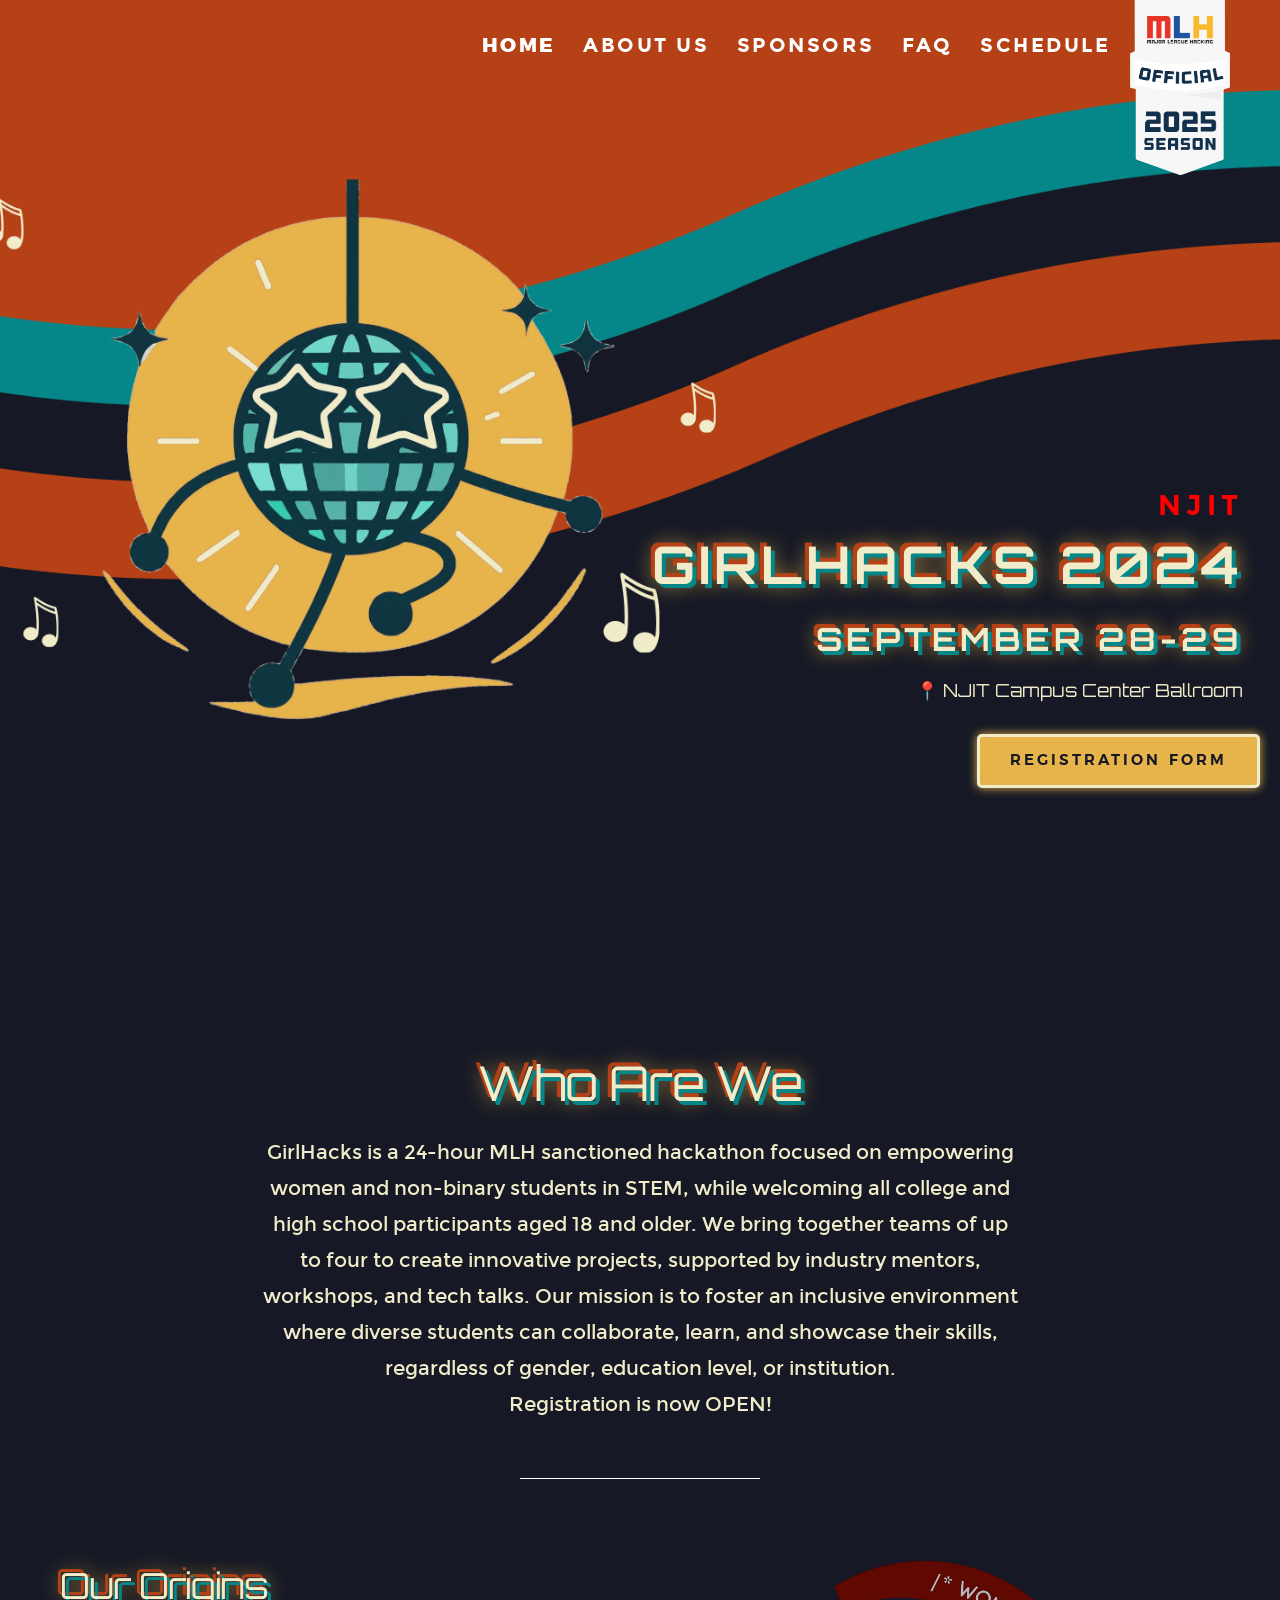
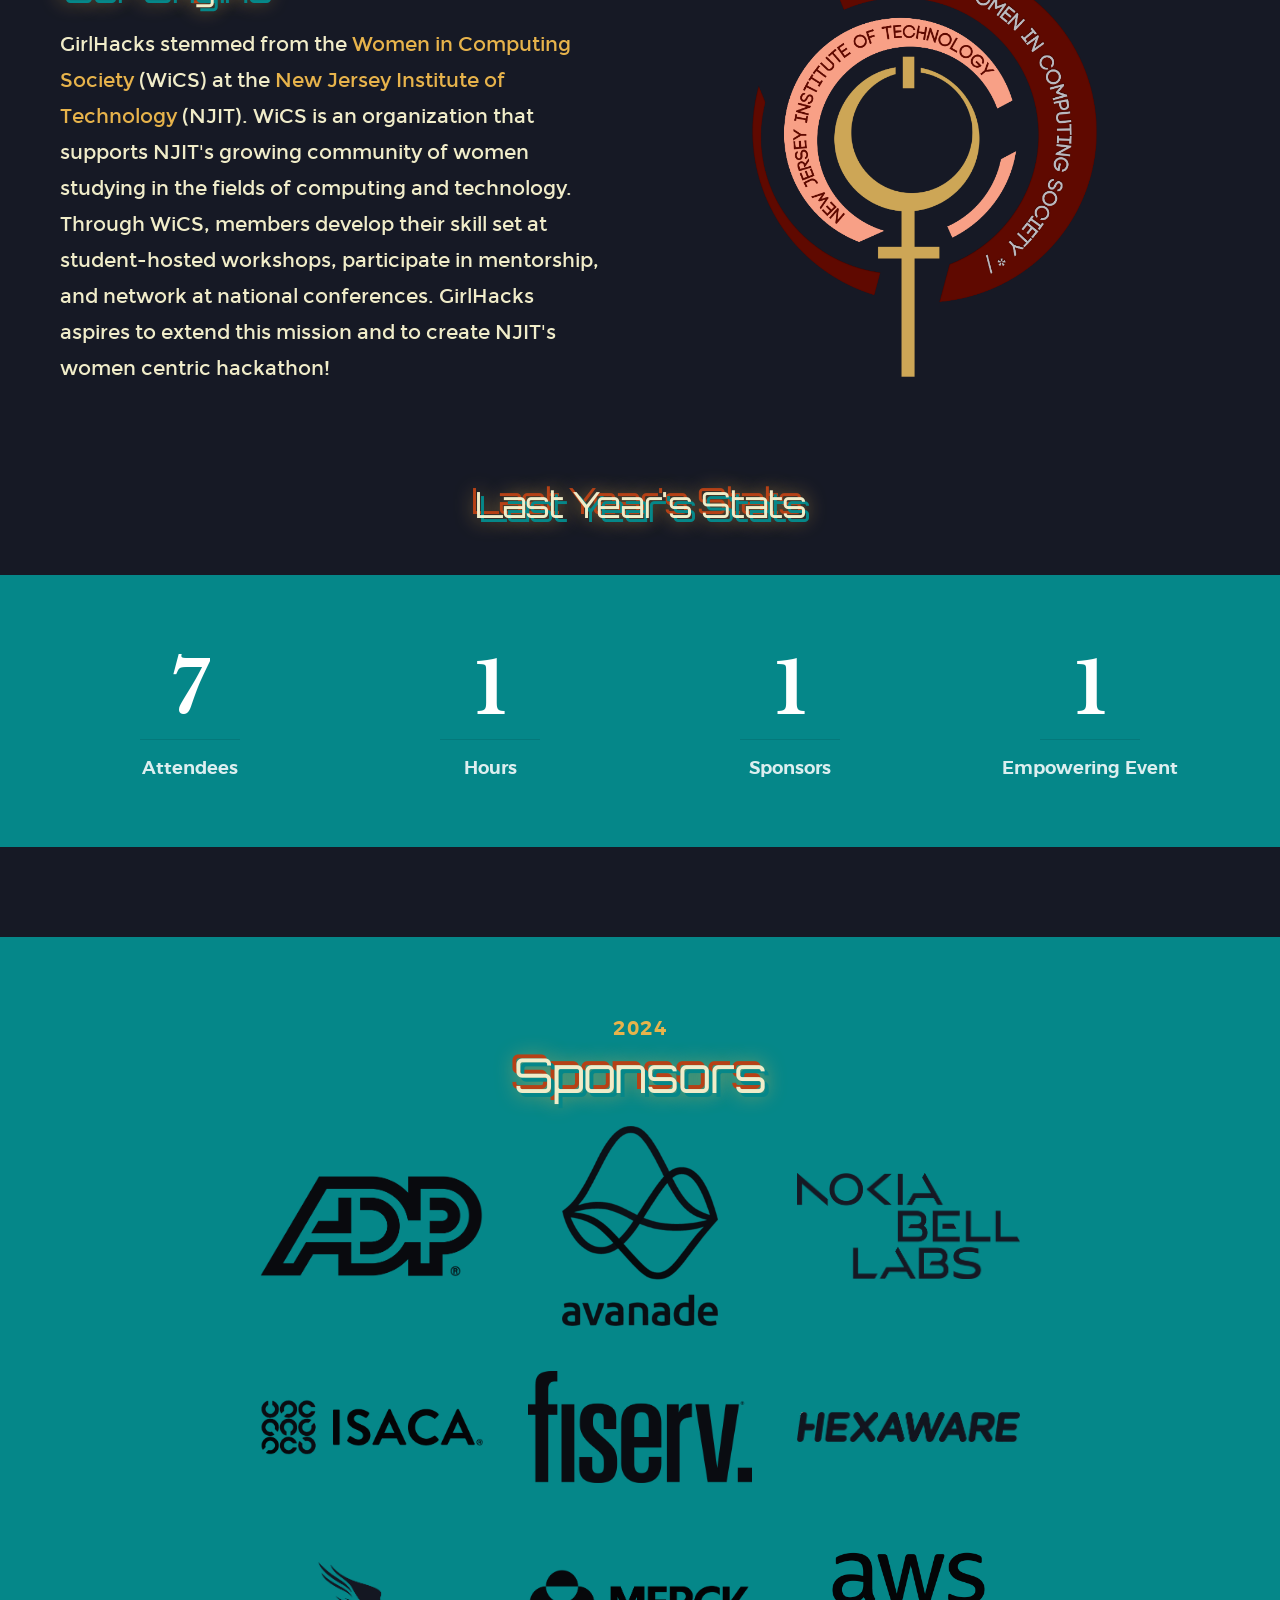
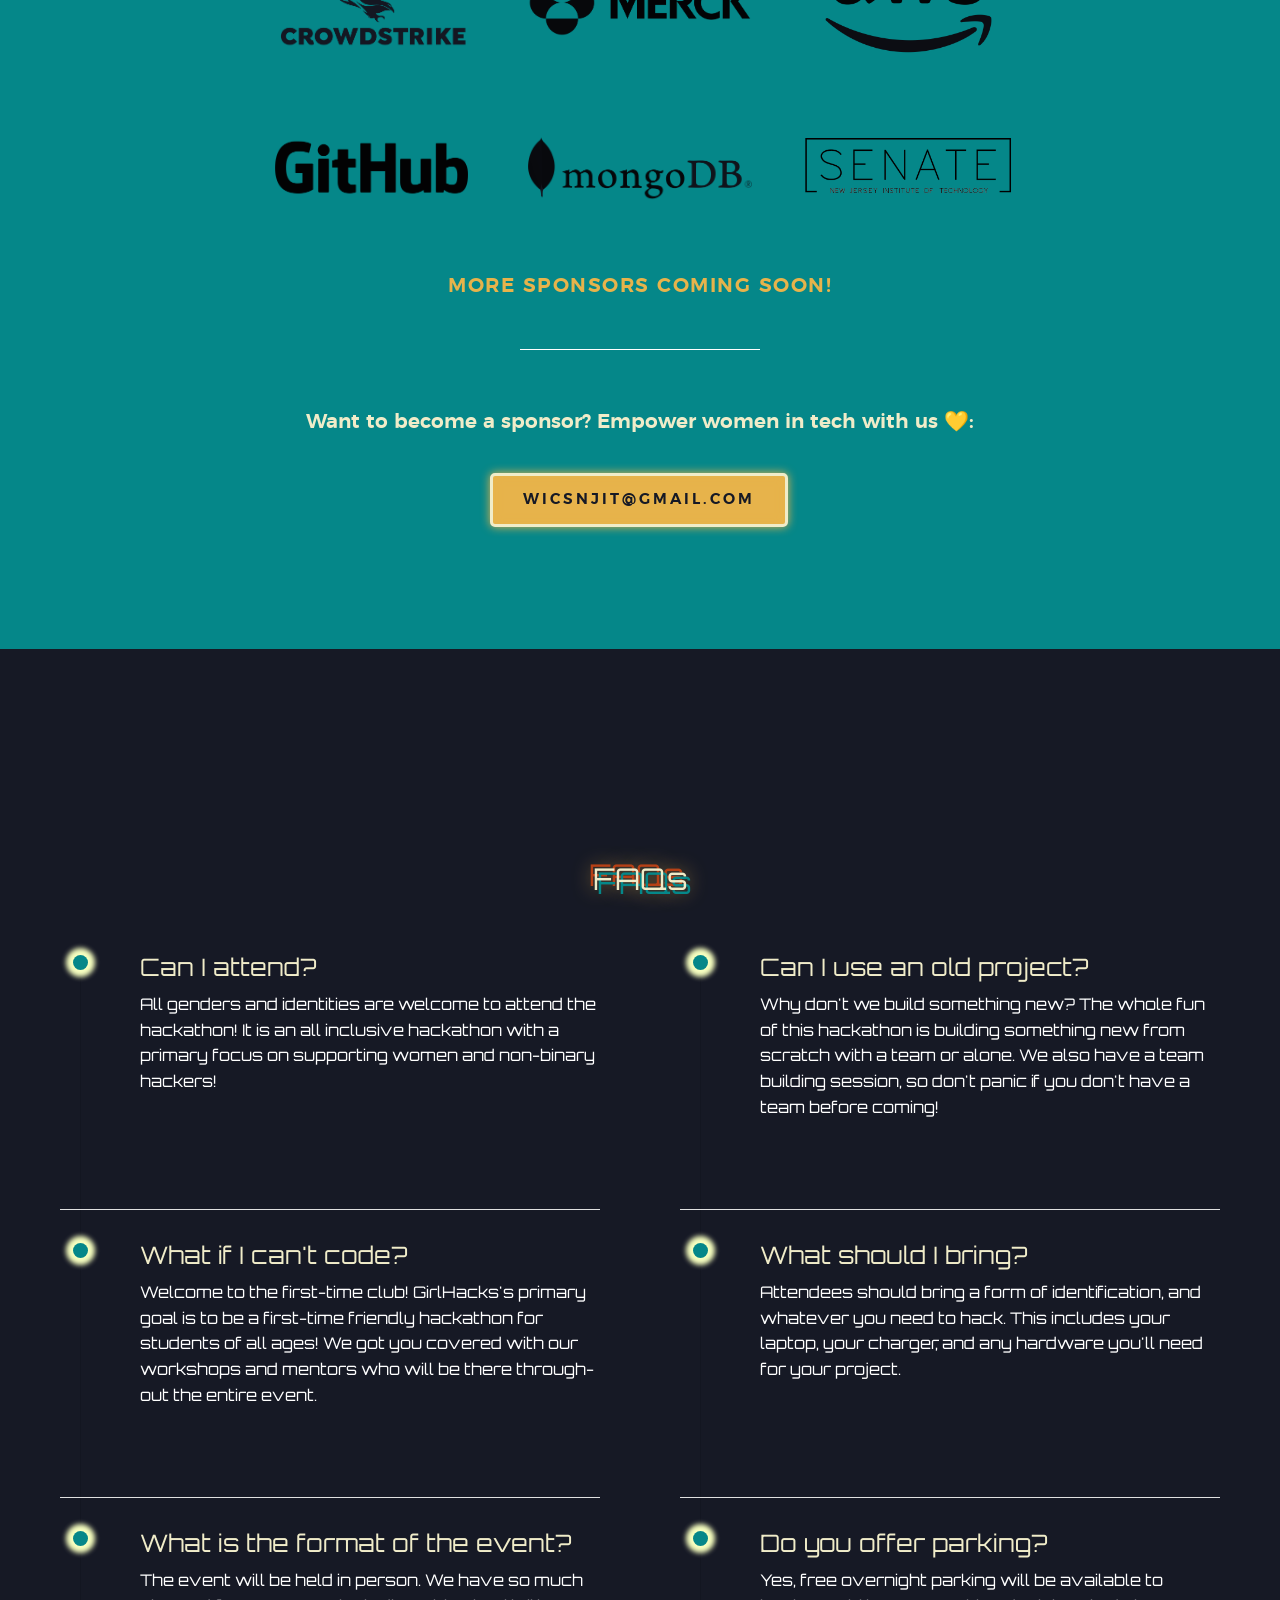
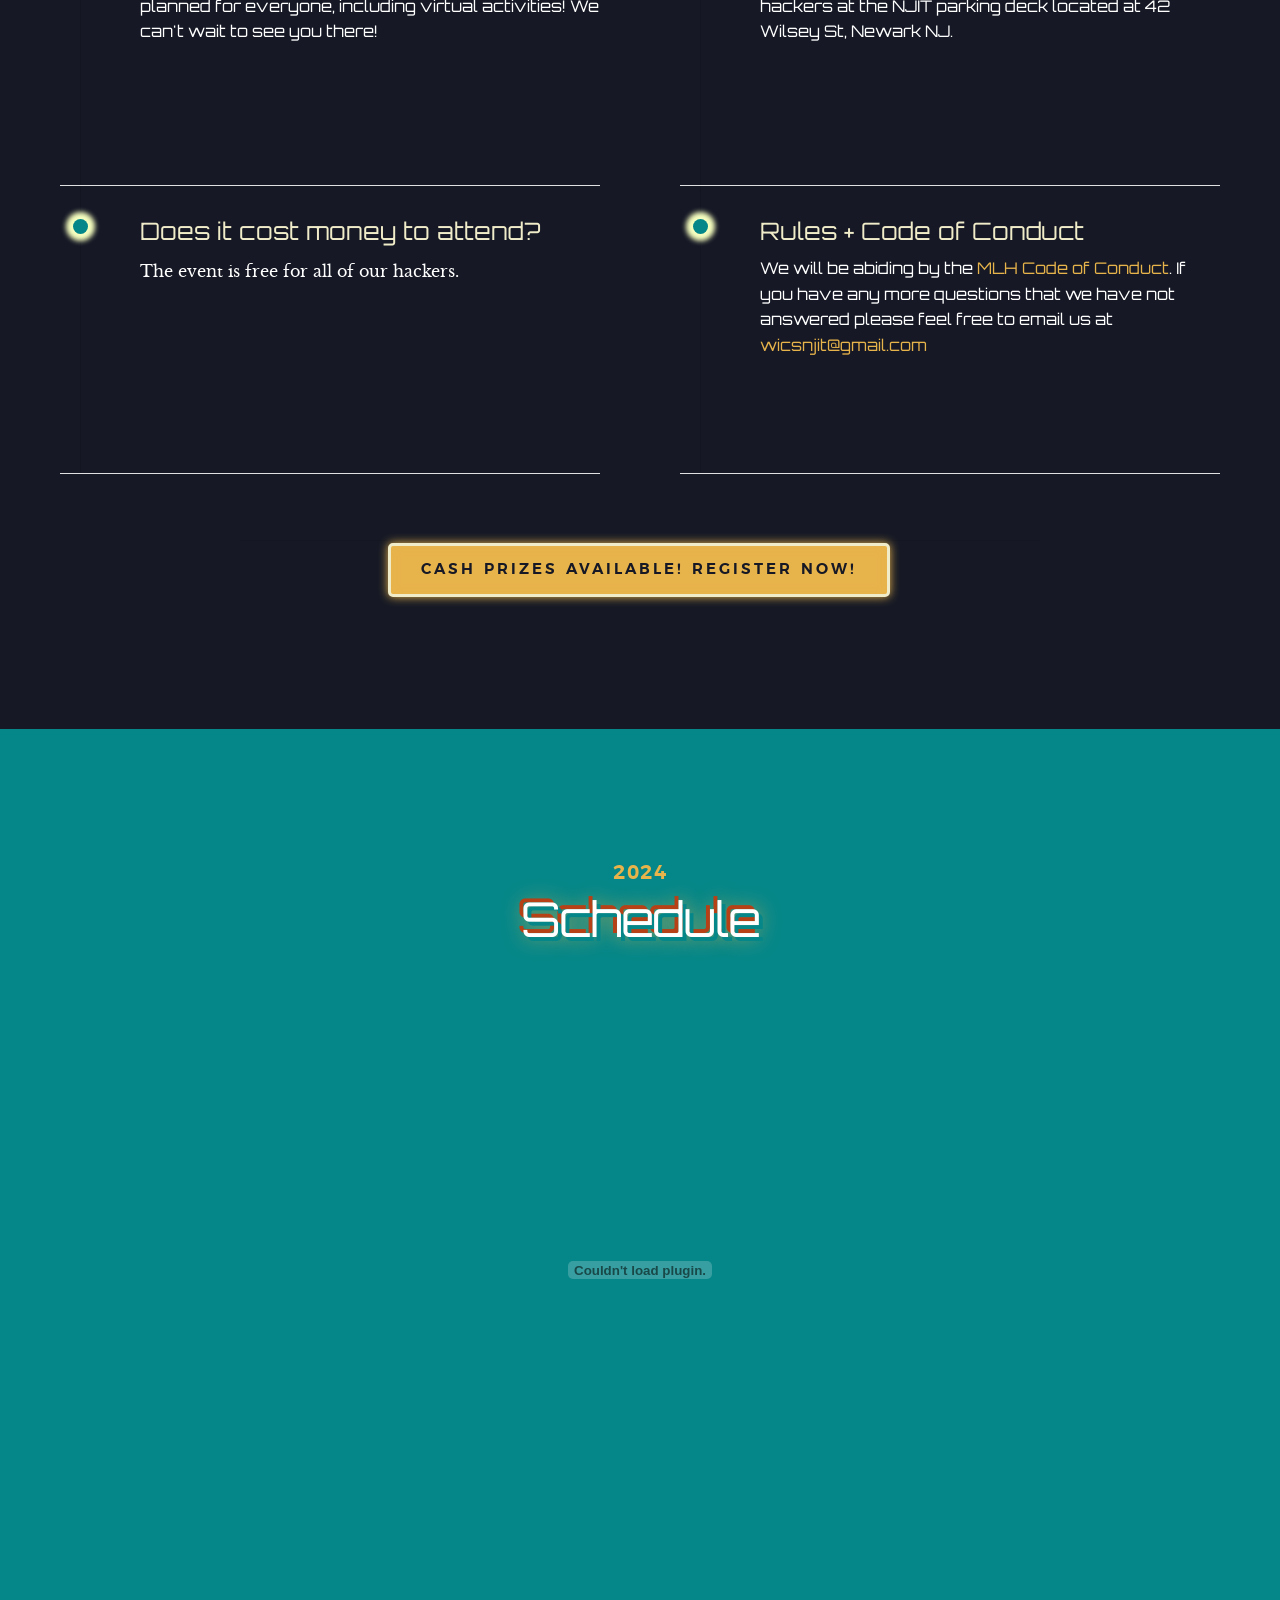
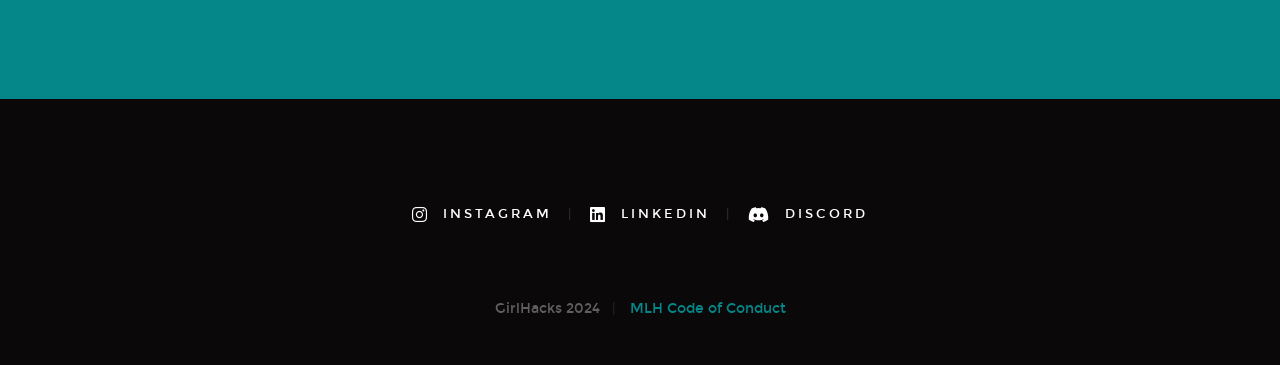
<file: archive/girlhacks2024/index.html>
<!DOCTYPE html>
<html class="no-js" lang="en">

<head>
    <!--- basic page needs-->
    <meta charset="utf-8">
    <title>GirlHacks 2024</title>
    <meta name="description" content="">
    <meta name="author" content="">

    <!-- mobile specific metas -->
    <meta name="viewport" content="width=device-width, initial-scale=1">

    <!-- CSS -->
    <link rel="stylesheet" href="css/base.css">
    <link rel="stylesheet" href="css/vendor.css">
    <link rel="stylesheet" href="css/main.css">

    <!-- script -->
    <script src="js/modernizr.js"></script>
    <script src="js/pace.min.js"></script>

    <!-- favicons -->
    <link rel="shortcut icon" href="favicon.png" type="image/x-icon">
    <link rel="icon" href="favicon.png" type="image/x-icon">

    <link rel="stylesheet" href="https://cdnjs.cloudflare.com/ajax/libs/font-awesome/6.0.0-beta3/css/all.min.css">

</head>
    
    
<body id="top">
    <!-- header -->
    <header class="s-header">
        <nav class="header-nav-wrap">
            <ul class="header-nav">
                <li class="current"><a class="smoothscroll"  href="#home" title="home">Home</a></li>
                <li><a class="smoothscroll"  href="#about" title="about">About Us</a></li>
                <li><a class="smoothscroll"  href="#sponsors" title="sponsors">Sponsors</a></li>
                <li><a class="smoothscroll"  href="#faq" title="faq">FAQ</a></li>
                <li><a class="smoothscroll"  href="#schedule" title="schedule">Schedule</a></li>
            </ul>
            <a id="mlh-trust-badge" style="display:block;max-width:100px;min-width:60px;position:fixed;right:50px;top:0;width:10%;z-index:10000" href="https://mlh.io/seasons/2025/events" target="_blank"><img src="images/mlh-trust-badge-2025-white.png"></a>
        </nav>
        <a class="header-menu-toggle" href="#0"><span>Menu</span></a>
    </header> <!-- end s-header -->

<!-- home -->
   <section id="home" class="s-home page-hero target-section" data-parallax="scroll" data-image-src="images/GH24-background.png" data-natural-width=3000 data-natural-height=2000 data-position-y=center>
        <div class="overlay"></div>
        <div class="shadow-overlay"></div>
        <div class="home-content">
            <div class="row home-content__main">
                <h3>
                    NJIT
                </h3>
                <h1>GirlHacks 2024</h1>
                <h2>September 28-29</h2>
                <h4>
                    📍 NJIT Campus Center Ballroom
                </h4>
                <br>
                <div class="row home-content__buttons">
                    <form action="https://forms.gle/9XupPwuZELaHCxjf8" target="_blank">
                        <input type="submit" value="Registration Form" >
                    </form>
                </div>
                 </a>
            </div>
        </div> 
    </section> 

<!-- about -->
    <section id="about" class="s-about target-section">
        
        <div class="row narrow section-intro has-bottom-sep">
            <div class="col-full text-center">
                <h1>Who Are We</h1>
                <p class="lead">GirlHacks is a 24-hour MLH sanctioned hackathon focused on empowering women and non-binary students in STEM, while welcoming all college and high school participants aged 18 and older. We bring together teams of up to four to create innovative projects, supported by industry mentors, workshops, and tech talks. Our mission is to foster an inclusive environment where diverse students can collaborate, learn, and showcase their skills, regardless of gender, education level, or institution.       
                <br> Registration is now OPEN!
                </p>
            
            </div>
        </div>
        <div class="row about-content">
            <div class="col-six tab-full left">
                <h1>Our Origins</h1>
                <p class = "lead">GirlHacks stemmed from the <a href="http://www.njitwics.com/"> Women in Computing Society</a> (WiCS) at the <a href="http://www.njit.edu/">New Jersey Institute of Technology</a> (NJIT). WiCS is an organization that supports NJIT's
                    growing community of women studying in the fields of computing and technology. 
                    Through WiCS, members develop their skill set at student-hosted workshops,
                    participate in mentorship, and network at national conferences. GirlHacks aspires to extend 
                   this mission and to create NJIT's women centric hackathon! 
                    
                </p>              
            </div>           
            <div class="col-six tab-full left">            
                <img src= "images/wics.png" >                  
            </div>
            <div class="col-full text-center">
                <h1>Last Year's Stats</h1>
            </div>
        </div> <!-- end about-content -->
        <section id="stats" class="s-stats">
        <div class="row block-1-4 block-tab-1-2 block-mob-full stats">
            <div class="col-block stats__col ">
                <div class="stats__count">
                    200
                </div>
                <h4>Attendees</h4>
            </div>
            <div class="col-block stats__col">
                <div class="stats__count">
                    24
                </div>
                <h4>Hours</h4>
            </div>
            <div class="col-block stats__col">
                
                <div class="stats__count">
                    7
                </div>
                <h4>Sponsors
                </h4>            
            </div>
            <div class="col-block stats__col">
                <div class="stats__count">
                    1
                </div>
                <h4>Empowering Event</h4> 
            </div>
        </div>
    </section>
</section> 
    

<!-- Sponsors Section  -->
    <section id="sponsors" class="s-works target-section">

        <div class="row narrow section-intro has-bottom-sep">
            <div class="col-full">
                <h3>2024</h3>
                <h1>Sponsors</h1>
                <div class="sponsor-logos">
                    <a href="http://www.adp.com" target="_blank">
                        <img src="images/sponsors/2024/adp.png" alt="adp">
                    </a>
                    <a href="http://www.avanade.com" target="_blank">
                        <img src="images/sponsors/2024/avanade.png" alt="avanade">
                    </a>
                    <a href="https://www.nokia.com/" target="_blank">
                        <img src="images/sponsors/2024/nokia.png" alt="nokia">
                    </a>
                    <a href="http://www.isaca.org" target="_blank">
                        <img src="images/sponsors/2024/isaca.png" alt="isaca">
                    </a>
                    <a href="http://www.fiserv.com" target="_blank">
                        <img src="images/sponsors/2024/fiserv.png" alt="fiserv">
                    </a>
                    <a href="http://www.hexaware.com" target="_blank">
                        <img src="images\sponsors\2024\hexaware_logo.png" alt="hexaware">
                    </a>
                    <a href="http://www.crowdstrike.com" target="_blank">
                        <img src="images\sponsors\2024\crowdstrike.png" alt="crowdstrike">
                    </a>
                    <a href="http://www.merck.com" target="_blank">
                        <img src="images/sponsors/2024/merck.png" alt="merck">
                    </a>                
                    <a href="http://aws.amazon.com" target="_blank">
                        <img src="images/sponsors/2024/aws.png" alt="aws">
                    </a>
                    <a href="https://github.com/about" target="_blank">
                        <img src="images/sponsors/2024/github.png" alt="github">
                    </a>
                    <a href="http://www.mongodb.com" target="_blank">
                        <img src="images/sponsors/2024/mongodb.png" alt="mongodb">
                    </a>
                    <a href="https://njit.campuslabs.com/engage/organization/studentsenate" target="_blank">
                        <img src="images/sponsors/2024/senateLogo.png" alt="NJITsenate">
                    </a>
                </div>
                <br><br>
                <h3>More sponsors coming soon!</h3>
                <br>
            </div>
        </div>
        <br>
        <div class="row narrow section-intro">
            <div class="col-full">
            <span> 
                <p class = "sp">
                    Want to become a sponsor? Empower women in tech with us 💛:
                </p>
                <form action="mailto:wicsnjit@gmail.com?subject=Sponsorship Inquiry&body=I am interested in sponsoring WICS NJIT." method="POST" enctype="text/plain">
                <input type = "submit" class="sponsor-btn" value="wicsnjit@gmail.com"> </input>
                <form></form>
            </span>
            </div>
        </div>
    </section>

<!-- blog -->
    <section id="faq" class="s-blog target-section">

         <div class="row about-content about-content--timeline">

            <div class="col-full text-center">
                <h2>FAQs</h2>
            </div>

            <div class="col-six tab-full left">
                <div class="timeline">

                    <div class="timeline__block">
                        <div class="timeline__bullet"></div>
                        <div class="timeline__header">
                            
                            <h3>Can I attend?</h3>
                        </div>
                        <div class="timeline__desc">
                            <p>All genders and identities are welcome to attend the hackathon! It is an all inclusive hackathon with a primary focus on supporting women and non-binary hackers!</p>
                        </div>
                    </div> <!-- end timeline__block -->

                    <div class="timeline__block">
                        <div class="timeline__bullet"></div>
                        <div class="timeline__header">
                            <h3>What if I can't code?</h3>
                            
                        </div>
                        <div class="timeline__desc">	
                            <p>Welcome to the first-time club! GirlHacks's primary goal is to be a first-time friendly hackathon for students of all ages! We got you covered
                            with our workshops and mentors who will be there through-out the entire event.</p>
                        </div>
                    </div> <!-- end timeline__block -->
                    
                     <div class="timeline__block">
                        <div class="timeline__bullet"></div>
                        <div class="timeline__header">
                            
                            <h3>What is the format of the event?</h3>
                            
                        </div>
                        <div class="timeline__desc">
                            <p>The event will be held in person. We have so much planned for everyone, including virtual activities! We can't wait to see you there!</p>
                        </div>
                    </div> <!-- end timeline__block -->

                    <div class="timeline__block">
                        <div class="timeline__bullet"></div>
                        <div class="timeline__header">

                            <h3>Does it cost money to attend?</h3>

                        </div>
                        <div class="timeline_desc">
                            <p>The event is free for all of our hackers.</p>
                        </div>
                    </div> <!-- end timeline__block-->

                </div> <!-- end timeline -->
            </div> <!-- end left -->

            <div class="col-six tab-full right">
                <div class="timeline">

                    <div class="timeline__block">
                        <div class="timeline__bullet"></div>
                        <div class="timeline__header">
                            <h3>Can I use an old project?</h3>
                            
                        </div>
                        <div class="timeline__desc">
                            <p>Why don't we build something new? The whole fun of this hackathon is building something new from scratch with a team or alone. We also have a team building session, so don't panic if you don't have a team before coming!</p>
                        </div>
                    </div> <!-- end timeline__block -->

                    <div class="timeline__block">
                        <div class="timeline__bullet"></div>
                        <div class="timeline__header">
                            <h3>What should I bring?</h3>
                        </div>
                        <div class="timeline__desc">
                            <p>Attendees should bring a form of identification, and whatever you need to hack. This includes your laptop, your charger, and any hardware you'll need for your project.  </p>
                        </div>
                    </div> <!-- end timeline__block -->

                    <div class="timeline__block">
                        <div class="timeline__bullet"></div>
                        <div class="timeline__header">
                            <h3>Do you offer parking?</h3>
                        </div>
                        <div class="timeline__desc">
                            <p>Yes, free overnight parking will be available to hackers at the NJIT parking deck located at 42 Wilsey St, Newark NJ.  </p>
                        </div>
                    </div> <!-- end timeline__block -->

                    <div class="timeline__block">
                        <div class="timeline__bullet"></div>
                        <div class="timeline__header">        
                            
                            <h3>Rules + Code of Conduct</h3>
                        
                        </div>
                        <div class="timeline__desc">
                            <p>We will be abiding by the <a href= "http://mlh.io/code-of-conduct">MLH Code of Conduct</a>. If you have any more questions that we have not answered please feel free to email us at <a href="">wicsnjit@gmail.com</a></p>
                        </div>
                    </div> <!-- end timeline__block -->

                </div> <!-- end timeline -->
            </div> <!-- end right -->

        </div> <!-- end about-content timeline -->

    </section> <!-- end s-blog -->

    <!-- s-cta -->
    <section class="s-cta">
        <div class="row narrow cta">
            <div class="col-full cta__content">
                <div class="cta__action">
                    <form action="https://forms.gle/9XupPwuZELaHCxjf8" target="_blank">
                        <input type="submit" value="Cash Prizes Available! Register Now!" >
                    </form>
                </div>	
            </div>
        </div> 
    </section>
    <!-- s-stats -->

    <section id="schedule" class="s-contact target-section">
        <div class="overlay"></div>
        <div class="row narrow section-intro">
            <div class="col-full">
                <h3>2024</h3>
                <h1>Schedule</h1>      
            </div>
        </div>
        <div class = "container">
    <embed src="GirHacks2024-Schedule.pdf" type="application/pdf" width="100%" height="600px" style="position: relative; z-index: 1;" />
    </div>
    </section>
    

    <!-- footer -->
    <footer>
        <div class="row">
            <div class="col-full">
                <ul class="footer-social"> 
                   <!-- <li><a href="https://twitter.com/GirlHacks9">
                        <i class="im im-twitter" aria-hidden="true"></i>
                        <span>Twitter</span>
                    </a></li>-->
                    <li>
                        <a href="https://www.instagram.com/girlhacksnjit/" target="_blank">
                            <i class="fab fa-instagram" aria-hidden="true"></i>
                            <span>Instagram</span>
                        </a>
                    </li>
                    <li>
                        <a href="https://www.linkedin.com/company/wicsnjit/" target="_blank">
                            <i class="fab fa-linkedin" aria-hidden="true"></i>
                            <span>LinkedIn</span>
                        </a>
                    </li>
                    <li>
                        <a href="https://discord.gg/CrNC7VEN" target="_blank">
                            <i class="fab fa-discord" aria-hidden="true"></i>
                            <span>Discord</span>
                        </a>
                    </li>             
                </ul>          
            </div>
        </div>

        <div class="row footer-bottom">

            <div class="col-twelve">
                <div class="copyright">
                    <span>GirlHacks 2024</span> 
                    <a href="http://mlh.io/code-of-conduct">MLH Code of Conduct</a>	
                </div>
                <div class="go-top">
                <a class="smoothscroll" title="Back to Top" href="#top"><i class="im im-arrow-up" aria-hidden="true"></i></a>
                </div>
            </div>
        </div> <!-- end footer-bottom -->
    </footer> <!-- end footer -->

    <div id="preloader">
        <div id="loader"></div>
    </div>

    <!-- Java Script
    ================================================== -->
    <script src="js/jquery-3.2.1.min.js"></script>
    <script src="js/plugins.js"></script>
    <script src="js/main.js"></script>

</body>
</html>
</file>
<file: archive/girlhacks2024/css/base.css>
/* =================================================================== 
 *
 *  Hola v1.0 Base Stylesheet
 *  10-02-2017
 *  ------------------------------------------------------------------
 *
 *  TOC:
 *  # Normalize
 *  # Basic/base setup styles
 *      ## Media
 *      ## Typography resets
 *      ## links
 *      ## inputs
 *  # grid
 *      ## medium size devices
 *      ## tablets
 *      ## mobile devices
 *      ## small mobile devices
 *  # block grids
 *      ## medium size devices
 *      ## tablets
 *      ## mobile devices
 *      ## small mobile devices
 *  # MISC
 *
 * =================================================================== */


/* ===================================================================
 * # normalize
 * normalize.css v5.0.0 | MIT License | 
 * github.com/necolas/normalize.css
 *
 * ------------------------------------------------------------------- */

html {
    font-family: sans-serif;
    line-height: 1.15;
    -ms-text-size-adjust: 100%;
    -webkit-text-size-adjust: 100%;
}

body {
    margin: 0;
}

article, aside, footer, header, nav, section {
    display: block;
}

h1 {
    font-size: 2em;
    margin: 0.67em 0;
}

figcaption, figure, main {
    display: block;
}

figure {
    margin: 1em 40px;
}

hr {
    box-sizing: content-box;
    height: 0;
    overflow: visible;
}

pre {
    font-family: monospace, monospace;
    font-size: 1em;
}

a {
    background-color: transparent;
    -webkit-text-decoration-skip: objects;
}

a:active, a:hover {
    outline-width: 0;
}

abbr[title] {
    border-bottom: none;
    text-decoration: underline;
    text-decoration: underline dotted;
}

b, strong {
    font-weight: inherit;
}

b, strong {
    font-weight: bolder;
}

code, kbd, samp {
    font-family: monospace, monospace;
    font-size: 1em;
}

dfn {
    font-style: italic;
}

mark {
    background-color: #ff0;
    color: #000;
}

small {
    font-size: 80%;
}

sub, sup {
    font-size: 75%;
    line-height: 0;
    position: relative;
    vertical-align: baseline;
}

sub {
    bottom: -0.25em;
}

sup {
    top: -0.5em;
}

audio, video {
    display: inline-block;
}

audio:not([controls]) {
    display: none;
    height: 0;
}

img {
    border-style: none;
}

svg:not(:root) {
    overflow: hidden;
}

button, input, optgroup, select, textarea {
    font-family: sans-serif;
    font-size: 100%;
    line-height: 1.15;
    margin: 0;
}

button, input {
    overflow: visible;
}

button, select {
    text-transform: none;
}

button, html [type="button"], [type="reset"], [type="submit"] {
    -webkit-appearance: button;
}

button::-moz-focus-inner, [type="button"]::-moz-focus-inner, [type="reset"]::-moz-focus-inner, [type="submit"]::-moz-focus-inner {
    border-style: none;
    padding: 0;
}

button:-moz-focusring, [type="button"]:-moz-focusring, [type="reset"]:-moz-focusring, [type="submit"]:-moz-focusring {
    outline: 1px dotted ButtonText;
}

fieldset {
    border: 1px solid #c0c0c0;
    margin: 0 2px;
    padding: 0.35em 0.625em 0.75em;
}

legend {
    box-sizing: border-box;
    color: inherit;
    display: table;
    max-width: 100%;
    padding: 0;
    white-space: normal;
}

progress {
    display: inline-block;
    vertical-align: baseline;
}

textarea {
    overflow: auto;
}

[type="checkbox"], [type="radio"] {
    box-sizing: border-box;
    padding: 0;
}

[type="number"]::-webkit-inner-spin-button, [type="number"]::-webkit-outer-spin-button {
    height: auto;
}

[type="search"] {
    -webkit-appearance: textfield;
    outline-offset: -2px;
}

[type="search"]::-webkit-search-cancel-button, [type="search"]::-webkit-search-decoration {
    -webkit-appearance: none;
}

::-webkit-file-upload-button {
    -webkit-appearance: button;
    font: inherit;
}

details, menu {
    display: block;
}

summary {
    display: list-item;
}

canvas {
    display: inline-block;
}

template {
    display: none;
}

[hidden] {
    display: none;
}


/* ===================================================================
 * # basic/base setup styles - (_basic.scss)
 *
 * ------------------------------------------------------------------- */

html {
    font-size: 62.5%;
    box-sizing: border-box;
}

*, *::before, *::after {
    box-sizing: inherit;
}

body {
    font-weight: normal;
    line-height: 1;
    word-wrap: break-word;
    text-rendering: optimizeLegibility;
    -webkit-overflow-scrolling: touch;
    -webkit-text-size-adjust: none;
}

body, input, button {
    -moz-osx-font-smoothing: grayscale;
    -webkit-font-smoothing: antialiased;
}


/* ------------------------------------------------------------------- 
 * ## Media - (_basic.scss)
 * ------------------------------------------------------------------- */

img, video {
    max-width: 100%;
    height: auto;
}


/* ------------------------------------------------------------------- 
 * ## Typography resets - (_basic.scss)
 * ------------------------------------------------------------------- */

div, dl, dt, dd, ul, ol, li, h1, h2, h3, h4, h5, h6, pre, form, p, blockquote, th, td {
    margin: 0;
    padding: 0;
}

h1, h2, h3, h4, h5, h6 {
    -webkit-font-smoothing: auto;
    -webkit-font-smoothing: antialiased;
    -webkit-font-variant-ligatures: common-ligatures;
    -moz-font-variant-ligatures: common-ligatures;
    font-variant-ligatures: common-ligatures;
    text-rendering: optimizeLegibility;
}

em, i {
    font-style: italic;
    line-height: inherit;
}

strong, b {
    font-weight: bold;
    line-height: inherit;
}

small {
    font-size: 60%;
    line-height: inherit;
}

ol, ul {
    list-style: none;
}

li {
    display: block;
}


/* ------------------------------------------------------------------- 
 * ## links - (_basic.scss)
 * ------------------------------------------------------------------- */

a {
    text-decoration: none;
    line-height: inherit;
}

a img {
    border: none;
}


/* ------------------------------------------------------------------- 
 * ## inputs - (_basic.scss)
 * ------------------------------------------------------------------- */

fieldset {
    margin: 0;
    padding: 0;
}

input[type="email"], 
input[type="number"], 
input[type="search"], 
input[type="text"], 
input[type="tel"], 
input[type="url"], 
input[type="password"], textarea {
    -webkit-appearance: none;
    -moz-appearance: none;
    -ms-appearance: none;
    -o-appearance: none;
    appearance: none;
}


/* ===================================================================
 * # grid - (_grid.scss)
 *
 * ------------------------------------------------------------------- */

.row {
    width: 94%;
    max-width: 1200px;
    margin: 0 auto;
}

.row:after {
    content: "";
    display: table;
    clear: both;
}

.row .row {
    width: auto;
    max-width: none;
    margin-left: -20px;
    margin-right: -20px;
}


/* column blocks
 * -------------------------------------- */

[class*="col-"] {
    float: left;
}

[class*="col-"] + [class*="col-"].end {
    float: right;
}

[class*="col-"] {
    padding: 0 20px;
}


/* column width classes 
 * -------------------------------------- */

.col-one {
    width: 8.33333%;
}

.col-two, .col-1-6 {
    width: 16.66667%;
}

.col-three, .col-1-4 {
    width: 25%;
}

.col-four, .col-1-3 {
    width: 33.33333%;
}

.col-five {
    width: 41.66667%;
}

.col-six, .col-1-2 {
    width: 50%;
}


.col-seven {
    width: 58.33333%;
}

.col-eight, .col-2-3 {
    width: 66.66667%;
}

.col-nine, .col-3-4 {
    width: 75%;
}

.col-ten, .col-5-6 {
    width: 83.33333%;
}

.col-eleven {
    width: 91.66667%;
}

.col-twelve, .col-full {
    width: 100%;
}


/* ------------------------------------------------------------------- 
 * ## medium size devices - (_grid.scss)
 * ------------------------------------------------------------------- */

@media only screen and (max-width: 1200px) {
    .row .row {
        margin-left: -15px;
        margin-right: -15px;
    }
    [class*="col-"] {
        padding: 0 15px;
    }
    .md-two, .md-1-6 {
        width: 16.66667%;
    }
    .md-one {
        width: 8.33333%;
    }
    .md-three, .md-1-4 {
        width: 25%;
    }
    .md-four, .md-1-3 {
        width: 33.33333%;
    }
    .md-five {
        width: 41.66667%;
    }
    .md-six, .md-1-2 {
        width: 50%;
    }
    .md-seven {
        width: 58.33333%;
    }
    .md-eight, .md-2-3 {
        width: 66.66667%;
    }
    .md-nine, .md-3-4 {
        width: 75%;
    }
    .md-ten, .md-5-6 {
        width: 83.33333%;
    }
    .md-eleven {
        width: 91.66667%;
    }
    .md-twelve, .md-full {
        width: 100%;
    }
}


/* ------------------------------------------------------------------- 
 * ## tablets - (_grid.scss)
 * ------------------------------------------------------------------- */

@media only screen and (max-width: 800px) {
    .row {
        width: 90%;
    }
    .tab-1-4 {
        width: 25%;
    }
    .tab-1-3 {
        width: 33.33333%;
    }
    .tab-1-2 {
        width: 50%;
    }
    .tab-2-3 {
        width: 66.66667%;
    }
    .tab-3-4 {
        width: 75%;
    }
    .tab-full {
        width: 100%;
    }
}


/* ------------------------------------------------------------------- 
 * ## mobile devices - (_grid.scss)
 * ------------------------------------------------------------------- */

@media only screen and (max-width: 600px) {
    .row {
        width: auto;
        padding-left: 25px;
        padding-right: 25px;
    }
    .row .row {
        margin-left: -10px;
        margin-right: -10px;
    }
    [class*="col-"] {
        padding: 0 10px;
    }
    .mob-1-4 {
        width: 25%;
    }
    .mob-1-3 {
        width: 33.33333%;
    }
    .mob-1-2 {
        width: 50%;
    }
    .mob-2-3 {
        width: 66.66667%;
    }
    .mob-3-4 {
        width: 75%;
    }
    .mob-full {
        width: 100%;
    }
}


/* ------------------------------------------------------------------- 
 * ## small mobile devices - (_grid.scss) 
 * ------------------------------------------------------------------- */


/* stack columns on small mobile devices
 * ------------------------------------------------------------------- */

@media only screen and (max-width: 400px) {
    .row .row {
        padding-left: 0;
        padding-right: 0;
        margin-left: 0;
        margin-right: 0;
    }
    [class*="col-"] {
        width: 100% !important;
        float: none !important;
        clear: both !important;
        margin-left: 0;
        margin-right: 0;
        padding: 0;
    }
    [class*="col-"] + [class*="col-"].end {
        float: none;
    }
}


/* ===================================================================
 * # block grids - (_grid.scss)
 * ------------------------------------------------------------------- */


/*   Equally-sized columns define at row level
 * ------------------------------------------------------------------- */

[class*="block-"]:after {
    content: "";
    display: table;
    clear: both;
}

.block-1-6 .col-block {
    width: 16.66667%;
}

.block-1-5 .col-block {
    width: 20%;
}

.block-1-4 .col-block {
    width: 25%;
}

.block-1-3 .col-block {
    width: 33.33333%;
}

.block-1-2 .col-block {
    width: 50%;
}


/**
 * Clearing for block grid columns. Allow columns with 
 * different heights to align properly.
 */

.block-1-6 .col-block:nth-child(6n+1), 
.block-1-5 .col-block:nth-child(5n+1), 
.block-1-4 .col-block:nth-child(4n+1), 
.block-1-3 .col-block:nth-child(3n+1), 
.block-1-2 .col-block:nth-child(2n+1) {
    clear: both;
}


/* ------------------------------------------------------------------- 
 * ## medium size devices - (_grid.scss)
 * ------------------------------------------------------------------- */

@media only screen and (max-width: 1200px) {
    .block-m-1-6 .col-block {
        width: 16.66667%;
    }
    .block-m-1-5 .col-block {
        width: 20%;
    }
    .block-m-1-4 .col-block {
        width: 25%;
    }
    .block-m-1-3 .col-block {
        width: 33.33333%;
    }
    .block-m-1-2 .col-block {
        width: 50%;
    }
    .block-m-full .col-block {
        width: 100%;
        clear: both;
    }
    [class*="block-m-"] .bgrid:nth-child(n) {
        clear: none;
    }
    .block-m-1-6 .col-block:nth-child(6n+1), 
    .block-m-1-5 .col-block:nth-child(5n+1), 
    .block-m-1-4 .col-block:nth-child(4n+1), 
    .block-m-1-3 .col-block:nth-child(3n+1), 
    .block-m-1-2 .col-block:nth-child(2n+1) {
        clear: both;
    }
}


/* ------------------------------------------------------------------- 
 * ## tablets - (_grid.scss)
 * ------------------------------------------------------------------- */

@media only screen and (max-width: 800px) {
    .block-tab-1-6 .col-block {
        width: 16.66667%;
    }
    .block-tab-1-5 .col-block {
        width: 20%;
    }
    .block-tab-1-4 .col-block {
        width: 25%;
    }
    .block-tab-1-3 .col-block {
        width: 33.33333%;
    }
    .block-tab-1-2 .col-block {
        width: 50%;
    }
    .block-tab-full .col-block {
        width: 100%;
        clear: both;
    }
    [class*="block-tab-"] .bgrid:nth-child(n) {
        clear: none;
    }
    .block-tab-1-6 .col-block:nth-child(6n+1), 
    .block-tab-1-6 .col-block:nth-child(5n+1), 
    .block-tab-1-4 .col-block:nth-child(4n+1), 
    .block-tab-1-3 .col-block:nth-child(3n+1), 
    .block-tab-1-2 .col-block:nth-child(2n+1) {
        clear: both;
    }
}


/* ------------------------------------------------------------------- 
 * ## mobile devices - (_grid.scss)
 * ------------------------------------------------------------------- */

@media only screen and (max-width: 600px) {
    .block-mob-1-6 .col-block {
        width: 16.66667%;
    }
    .block-mob-1-5 .col-block {
        width: 20%;
    }
    .block-mob-1-4 .col-block {
        width: 25%;
    }
    .block-mob-1-3 .col-block {
        width: 33.33333%;
    }
    .block-mob-1-2 .col-block {
        width: 50%;
    }
    .block-mob-full .col-block {
        width: 100%;
        clear: both;
    }
    [class*="block-mob-"] .bgrid:nth-child(n) {
        clear: none;
    }
    .block-mob-1-6 .col-block:nth-child(6n+1), 
    .block-mob-1-5 .col-block:nth-child(5n+1), 
    .block-mob-1-4 .col-block:nth-child(4n+1), 
    .block-mob-1-3 .col-block:nth-child(3n+1), 
    .block-mob-1-2 .col-block:nth-child(2n+1) {
        clear: both;
    }
}


/* ------------------------------------------------------------------- 
 * ## small mobile devices - (_grid.scss) 
 * ------------------------------------------------------------------- */


/* stack columns on small mobile devices
 * ------------------------------------------------------------------- */

@media only screen and (max-width: 400px) {
    .stack .col-block {
        width: 100% !important;
        float: none !important;
        clear: both !important;
        margin-left: 0;
        margin-right: 0;
    }
}


/* ===================================================================
 * # MISC  - (_grid.scss)
 *
 * ------------------------------------------------------------------- */

.group:after {
    content: "";
    display: table;
    clear: both;
}


/* Misc Helper Styles
 * -------------------------------------- */

.is-hidden {
    display: none;
}

.is-invisible {
    visibility: hidden;
}

.antialiased {
    -webkit-font-smoothing: antialiased;
    -moz-osx-font-smoothing: grayscale;
}

.overflow-hidden {
    overflow: hidden;
}

.remove-bottom {
    margin-bottom: 0;
}

.half-bottom {
    margin-bottom: 1.5rem !important;
}

.add-bottom {
    margin-bottom: 3rem !important;
}

.no-border {
    border: none;
}

.full-width {
    width: 100%;
}

.text-center {
    text-align: center;
}

.text-left {
    text-align: left;
}

.text-right {
    text-align: right;
}

.pull-left {
    float: left;
}

.pull-right {
    float: right;
}

.align-center {
    margin-left: auto;
    margin-right: auto;
    text-align: center;
}
</file>
<file: archive/girlhacks2024/css/vendor.css>
/* =================================================================== 
 *
 *  Hola v1.0 Vendor/Third Party CSS 
 *  10-02-2017
 *  ------------------------------------------------------------------
 *
 *  TOC:
 *  # Slick slider
 *  # PhotoSwipe Skin
 *  # Prettyprint GitHub Theme
 *
 * =================================================================== */


/* ===================================================================
 * # slick slider
 *
 * ------------------------------------------------------------------- */

.slick-slider {
    position: relative;
    display: block;
    box-sizing: border-box;
    -webkit-touch-callout: none;
    -webkit-user-select: none;
    -khtml-user-select: none;
    -moz-user-select: none;
    -ms-user-select: none;
    user-select: none;
    -ms-touch-action: pan-y;
    touch-action: pan-y;
    -webkit-tap-highlight-color: transparent;
}

.slick-list {
    position: relative;
    overflow: hidden;
    display: block;
    margin: 0;
    padding: 0;
}

.slick-list:focus {
    outline: none;
}

.slick-list.dragging {
    cursor: pointer;
    cursor: hand;
}

.slick-slider .slick-track, .slick-slider .slick-list {
    -webkit-transform: translate3d(0, 0, 0);
    -moz-transform: translate3d(0, 0, 0);
    -ms-transform: translate3d(0, 0, 0);
    -o-transform: translate3d(0, 0, 0);
    transform: translate3d(0, 0, 0);
}

.slick-track {
    position: relative;
    left: 0;
    top: 0;
    display: block;
}

.slick-track:before, .slick-track:after {
    content: "";
    display: table;
}

.slick-track:after {
    clear: both;
}

.slick-loading .slick-track {
    visibility: hidden;
}

.slick-slide {
    float: left;
    height: 100%;
    min-height: 1px;
    display: none;
}

[dir="rtl"] .slick-slide {
    float: right;
}

.slick-slide img {
    display: block;
}

.slick-slide.slick-loading img {
    display: none;
}

.slick-slide.dragging img {
    pointer-events: none;
}

.slick-initialized .slick-slide {
    display: block;
}

.slick-loading .slick-slide {
    visibility: hidden;
}

.slick-vertical .slick-slide {
    display: block;
    height: auto;
    border: 1px solid transparent;
}

.slick-arrow.slick-hidden {
    display: none;
}


/*! PhotoSwipe main CSS by Dmitry Semenov | photoswipe.com | MIT license */


/*
	Styles for basic PhotoSwipe functionality (sliding area, open/close transitions)
*/


/* pswp = photoswipe */

.pswp {
    display: none;
    position: absolute;
    width: 100%;
    height: 100%;
    left: 0;
    top: 0;
    overflow: hidden;
    -ms-touch-action: none;
    touch-action: none;
    z-index: 1500;
    -webkit-text-size-adjust: 100%;
    /* create separate layer, to avoid paint on window.onscroll in webkit/blink */
    -webkit-backface-visibility: hidden;
    outline: none;
}

.pswp * {
    -webkit-box-sizing: border-box;
    box-sizing: border-box;
}

.pswp img {
    max-width: none;
}


/* style is added when JS option showHideOpacity is set to true */

.pswp--animate_opacity {
    /* 0.001, because opacity:0 doesn't trigger Paint action, which causes lag at start of transition */
    opacity: 0.001;
    will-change: opacity;
    /* for open/close transition */
    -webkit-transition: opacity 333ms cubic-bezier(0.4, 0, 0.22, 1);
    transition: opacity 333ms cubic-bezier(0.4, 0, 0.22, 1);
}

.pswp--open {
    display: block;
}

.pswp--zoom-allowed .pswp__img {
    /* autoprefixer: off */
    cursor: -webkit-zoom-in;
    cursor: -moz-zoom-in;
    cursor: zoom-in;
}

.pswp--zoomed-in .pswp__img {
    /* autoprefixer: off */
    cursor: -webkit-grab;
    cursor: -moz-grab;
    cursor: grab;
}

.pswp--dragging .pswp__img {
    /* autoprefixer: off */
    cursor: -webkit-grabbing;
    cursor: -moz-grabbing;
    cursor: grabbing;
}


/*
	Background is added as a separate element.
	As animating opacity is much faster than animating rgba() background-color.
*/

.pswp__bg {
    position: absolute;
    left: 0;
    top: 0;
    width: 100%;
    height: 100%;
    background: #000;
    opacity: 0;
    -webkit-transform: translateZ(0);
    transform: translateZ(0);
    -webkit-backface-visibility: hidden;
    will-change: opacity;
}

.pswp__scroll-wrap {
    position: absolute;
    left: 0;
    top: 0;
    width: 100%;
    height: 100%;
    overflow: hidden;
}

.pswp__container, .pswp__zoom-wrap {
    -ms-touch-action: none;
    touch-action: none;
    position: absolute;
    left: 0;
    right: 0;
    top: 0;
    bottom: 0;
}


/* Prevent selection and tap highlights */

.pswp__container, .pswp__img {
    -webkit-user-select: none;
    -moz-user-select: none;
    -ms-user-select: none;
    user-select: none;
    -webkit-tap-highlight-color: transparent;
    -webkit-touch-callout: none;
}

.pswp__zoom-wrap {
    position: absolute;
    width: 100%;
    -webkit-transform-origin: left top;
    -ms-transform-origin: left top;
    transform-origin: left top;
    /* for open/close transition */
    -webkit-transition: -webkit-transform 333ms cubic-bezier(0.4, 0, 0.22, 1);
    transition: transform 333ms cubic-bezier(0.4, 0, 0.22, 1);
}

.pswp__bg {
    will-change: opacity;
    /* for open/close transition */
    -webkit-transition: opacity 333ms cubic-bezier(0.4, 0, 0.22, 1);
    transition: opacity 333ms cubic-bezier(0.4, 0, 0.22, 1);
}

.pswp--animated-in .pswp__bg, .pswp--animated-in .pswp__zoom-wrap {
    -webkit-transition: none;
    transition: none;
}

.pswp__container, .pswp__zoom-wrap {
    -webkit-backface-visibility: hidden;
}

.pswp__item {
    position: absolute;
    left: 0;
    right: 0;
    top: 0;
    bottom: 0;
    overflow: hidden;
}

.pswp__img {
    position: absolute;
    width: auto;
    height: auto;
    top: 0;
    left: 0;
}


/*
	stretched thumbnail or div placeholder element (see below)
	style is added to avoid flickering in webkit/blink when layers overlap
*/

.pswp__img--placeholder {
    -webkit-backface-visibility: hidden;
}


/*
	div element that matches size of large image
	large image loads on top of it
*/

.pswp__img--placeholder--blank {
    background: #222;
}

.pswp--ie .pswp__img {
    width: 100% !important;
    height: auto !important;
    left: 0;
    top: 0;
}


/*
	Error message appears when image is not loaded
	(JS option errorMsg controls markup)
*/

.pswp__error-msg {
    position: absolute;
    left: 0;
    top: 50%;
    width: 100%;
    text-align: center;
    font-size: 14px;
    line-height: 16px;
    margin-top: -8px;
    color: #CCC;
}

.pswp__error-msg a {
    color: #CCC;
    text-decoration: underline;
}


/* ===================================================================
 * # PhotoSwipe Skin
 *
 * ------------------------------------------------------------------- */


/*
    Contents:

    1. Buttons
    2. Share modal and links
    3. Index indicator ("1 of X" counter)
    4. Caption
    5. Loading indicator
    6. Additional styles (root element, top bar, idle state, hidden state, etc.)
*/


/* -------------------------------------------------------------------
 * ## 1. buttons
 * ------------------------------------------------------------------- */


/* <button> css reset */

.pswp__button {
    width: 44px;
    height: 44px;
    line-height: 1;
    position: relative;
    background: none;
    cursor: pointer;
    overflow: visible;
    -webkit-appearance: none;
    display: block;
    border: 0;
    padding: 0;
    margin: 0;
    float: right;
    opacity: 0.6;
    -webkit-transition: opacity 0.2s;
    transition: opacity 0.2s;
    -webkit-box-shadow: none;
    box-shadow: none;
}

.pswp__button:focus, .pswp__button:hover {
    opacity: 1;
    background-color: transparent;
}

.pswp__button:active {
    outline: none;
    opacity: 0.9;
}

.pswp__button::-moz-focus-inner {
    padding: 0;
    border: 0;
}


/* 
pswp__ui--over-close class it added when mouse is 
over element that should close gallery 
*/

.pswp__ui--over-close .pswp__button--close {
    opacity: 1;
}

.pswp__button, .pswp__button--arrow--left:before, .pswp__button--arrow--right:before {
    background: url(../images/photoswipe/default-skin.png) 0 0 no-repeat;
    background-size: 264px 88px;
    width: 44px;
    height: 44px;
}

@media (-webkit-min-device-pixel-ratio: 1.1), (-webkit-min-device-pixel-ratio: 1.09375), (min-resolution: 105dpi), (min-resolution: 1.1dppx) {
    /* Serve SVG sprite if browser supports SVG and resolution is more than 105dpi */
    .pswp--svg .pswp__button, .pswp--svg .pswp__button--arrow--left:before, .pswp--svg .pswp__button--arrow--right:before {
        background-image: url(images/photoswipe/default-skin.svg);
    }
    .pswp--svg .pswp__button--arrow--left, .pswp--svg .pswp__button--arrow--right {
        background: none;
    }
}

.pswp__button--close {
    background-position: 0 -44px;
}

.pswp__button--share {
    background-position: -44px -44px;
}

.pswp__button--fs {
    display: none;
}

.pswp--supports-fs .pswp__button--fs {
    display: block;
}

.pswp--fs .pswp__button--fs {
    background-position: -44px 0;
}

.pswp__button--zoom {
    display: none;
    background-position: -88px 0;
}

.pswp--zoom-allowed .pswp__button--zoom {
    display: block;
}

.pswp--zoomed-in .pswp__button--zoom {
    background-position: -132px 0;
}


/* no arrows on touch screens */

.pswp--touch .pswp__button--arrow--left, .pswp--touch .pswp__button--arrow--right {
    visibility: hidden;
}


/*
Arrow buttons hit area
(icon is added to :before pseudo-element)
*/

.pswp__button--arrow--left, .pswp__button--arrow--right {
    background: none;
    top: 50%;
    margin-top: -22px;
    width: 30px;
    height: 32px;
    position: absolute;
}

.pswp__button--arrow--left {
    left: 12px;
}

.pswp__button--arrow--right {
    right: 12px;
}

.pswp__button--arrow--left:before, .pswp__button--arrow--right:before {
    content: '';
    top: 0;
    background-color: rgba(0, 0, 0, 0.3);
    height: 30px;
    width: 32px;
    position: absolute;
    border-radius: 3px;
}

.pswp__button--arrow--left:before {
    left: 6px;
    background-position: -138px -44px;
}

.pswp__button--arrow--right:before {
    right: 6px;
    background-position: -94px -44px;
}


/* -------------------------------------------------------------------
 * ## 2. Share modal/popup and links
 * ------------------------------------------------------------------- */

.pswp__counter, .pswp__share-modal {
    -webkit-user-select: none;
    -moz-user-select: none;
    -ms-user-select: none;
    user-select: none;
}

.pswp__share-modal {
    display: block;
    background: rgba(0, 0, 0, 0.5);
    width: 100%;
    height: 100%;
    top: 0;
    left: 0;
    padding: 10px;
    position: absolute;
    z-index: 1600;
    opacity: 0;
    -webkit-transition: opacity 0.25s ease-out;
    transition: opacity 0.25s ease-out;
    -webkit-backface-visibility: hidden;
    will-change: opacity;
}

.pswp__share-modal--hidden {
    display: none;
}

.pswp__share-tooltip {
    z-index: 1620;
    position: absolute;
    background: #FFF;
    top: 56px;
    border-radius: 3px;
    display: block;
    width: auto;
    right: 44px;
    -webkit-box-shadow: 0 2px 5px rgba(0, 0, 0, 0.25);
    box-shadow: 0 2px 5px rgba(0, 0, 0, 0.25);
    -webkit-transform: translateY(6px);
    -ms-transform: translateY(6px);
    transform: translateY(6px);
    -webkit-transition: -webkit-transform 0.25s;
    transition: transform 0.25s;
    -webkit-backface-visibility: hidden;
    will-change: transform;
}

.pswp__share-tooltip a {
    display: block;
    padding: 9px 15px;
    color: #000;
    text-decoration: none;
    font-size: 13px;
    line-height: 18px;
}

.pswp__share-tooltip a:hover {
    text-decoration: none;
    color: #000;
}

.pswp__share-tooltip a:first-child {
    /* round corners on the first/last list item */
    border-radius: 3px 3px 0 0;
}

.pswp__share-tooltip a:last-child {
    border-radius: 0 0 3px 3px;
}

.pswp__share-modal--fade-in {
    opacity: 1;
}

.pswp__share-modal--fade-in .pswp__share-tooltip {
    -webkit-transform: translateY(0);
    -ms-transform: translateY(0);
    transform: translateY(0);
}


/* increase size of share links on touch devices */

.pswp--touch .pswp__share-tooltip a {
    padding: 16px 12px;
}

a.pswp__share--facebook:before {
    content: '';
    display: block;
    width: 0;
    height: 0;
    position: absolute;
    top: -12px;
    right: 15px;
    border: 6px solid transparent;
    border-bottom-color: #FFF;
    -webkit-pointer-events: none;
    -moz-pointer-events: none;
    pointer-events: none;
}

a.pswp__share--facebook:hover {
    background: #3E5C9A;
    color: #FFF;
}

a.pswp__share--facebook:hover:before {
    border-bottom-color: #3E5C9A;
}

a.pswp__share--twitter:hover {
    background: #55ACEE;
    color: #FFF;
}

a.pswp__share--pinterest:hover {
    background: #CCC;
    color: #CE272D;
}

a.pswp__share--download:hover {
    background: #DDD;
}


/* -------------------------------------------------------------------
 * ## 3. Index indicator ("1 of X" counter)
 * ------------------------------------------------------------------- */

.pswp__counter {
    position: absolute;
    left: 6px;
    top: 0;
    height: 44px;
    font-size: 13px;
    line-height: 44px;
    color: #FFF;
    opacity: 0.75;
    padding: 0 10px;
}


/* -------------------------------------------------------------------
 * ## 4. Caption
 * ------------------------------------------------------------------- */

.pswp__caption {
    position: absolute;
    left: 0;
    bottom: 0;
    width: 100%;
    min-height: 45px;
}

.pswp__caption h4 {
    font-size: 1.8rem;
    line-height: 1.333;
    margin: 0 0 .6rem;
    color: #FFFFFF;
}

.pswp__caption small {
    font-size: 11px;
    color: rgba(255, 255, 255, 0.5);
}

.pswp__caption__center {
    text-align: center;
    max-width: 900px;
    margin: 0 auto;
    font-size: 13px;
    padding: 10px;
    line-height: 20px;
    color: rgba(255, 255, 255, 0.5);
}

.pswp__caption--empty {
    display: none;
}


/* Fake caption element, used to calculate height of next/prev image */

.pswp__caption--fake {
    visibility: hidden;
}


/* -------------------------------------------------------------------
 * ## 5. Loading indicator (preloader)
 * You can play with it here - http://codepen.io/dimsemenov/pen/yyBWoR
 * ------------------------------------------------------------------- */

.pswp__preloader {
    width: 44px;
    height: 44px;
    position: absolute;
    top: 0;
    left: 50%;
    margin-left: -22px;
    opacity: 0;
    -webkit-transition: opacity 0.25s ease-out;
    transition: opacity 0.25s ease-out;
    will-change: opacity;
    direction: ltr;
}

.pswp__preloader__icn {
    width: 20px;
    height: 20px;
    margin: 12px;
}

.pswp__preloader--active {
    opacity: 1;
}

.pswp__preloader--active .pswp__preloader__icn {
    /* We use .gif in browsers that don't support CSS animation */
    background: url(..images/photoswipe/preloader.gif) 0 0 no-repeat;
}

.pswp--css_animation .pswp__preloader--active {
    opacity: 1;
}

.pswp--css_animation .pswp__preloader--active .pswp__preloader__icn {
    -webkit-animation: clockwise 500ms linear infinite;
    animation: clockwise 500ms linear infinite;
}

.pswp--css_animation .pswp__preloader--active .pswp__preloader__donut {
    -webkit-animation: donut-rotate 1000ms cubic-bezier(0.4, 0, 0.22, 1) infinite;
    animation: donut-rotate 1000ms cubic-bezier(0.4, 0, 0.22, 1) infinite;
}

.pswp--css_animation .pswp__preloader__icn {
    background: none;
    opacity: 0.75;
    width: 14px;
    height: 14px;
    position: absolute;
    left: 15px;
    top: 15px;
    margin: 0;
}

.pswp--css_animation .pswp__preloader__cut {
    /* 
			The idea of animating inner circle is based on Polymer ("material") loading indicator 
			 by Keanu Lee https://blog.keanulee.com/2014/10/20/the-tale-of-three-spinners.html
		*/
    position: relative;
    width: 7px;
    height: 14px;
    overflow: hidden;
}

.pswp--css_animation .pswp__preloader__donut {
    -webkit-box-sizing: border-box;
    box-sizing: border-box;
    width: 14px;
    height: 14px;
    border: 2px solid #FFF;
    border-radius: 50%;
    border-left-color: transparent;
    border-bottom-color: transparent;
    position: absolute;
    top: 0;
    left: 0;
    background: none;
    margin: 0;
}

@media screen and (max-width: 1024px) {
    .pswp__preloader {
        position: relative;
        left: auto;
        top: auto;
        margin: 0;
        float: right;
    }
}

@-webkit-keyframes clockwise {
    0% {
        -webkit-transform: rotate(0deg);
        transform: rotate(0deg);
    }
    100% {
        -webkit-transform: rotate(360deg);
        transform: rotate(360deg);
    }
}

@keyframes clockwise {
    0% {
        -webkit-transform: rotate(0deg);
        transform: rotate(0deg);
    }
    100% {
        -webkit-transform: rotate(360deg);
        transform: rotate(360deg);
    }
}

@-webkit-keyframes donut-rotate {
    0% {
        -webkit-transform: rotate(0);
        transform: rotate(0);
    }
    50% {
        -webkit-transform: rotate(-140deg);
        transform: rotate(-140deg);
    }
    100% {
        -webkit-transform: rotate(0);
        transform: rotate(0);
    }
}

@keyframes donut-rotate {
    0% {
        -webkit-transform: rotate(0);
        transform: rotate(0);
    }
    50% {
        -webkit-transform: rotate(-140deg);
        transform: rotate(-140deg);
    }
    100% {
        -webkit-transform: rotate(0);
        transform: rotate(0);
    }
}


/* -------------------------------------------------------------------
 * ## 6. additional styles
 * ------------------------------------------------------------------- */


/* root element of UI */

.pswp {
    font-family: "montserrat-regular", sans-serif;
}

.pswp__ui {
    -webkit-font-smoothing: auto;
    visibility: visible;
    opacity: 1;
    z-index: 1550;
}


/* top black bar with buttons and "1 of X" indicator */

.pswp__top-bar {
    position: absolute;
    left: 0;
    top: 0;
    height: 44px;
    width: 100%;
    padding: 0 6px;
}

.pswp__caption, .pswp__top-bar, .pswp--has_mouse .pswp__button--arrow--left, .pswp--has_mouse .pswp__button--arrow--right {
    -webkit-backface-visibility: hidden;
    will-change: opacity;
    -webkit-transition: opacity 333ms cubic-bezier(0.4, 0, 0.22, 1);
    transition: opacity 333ms cubic-bezier(0.4, 0, 0.22, 1);
}


/* pswp--has_mouse class is added only when two subsequent mousemove events occur */

.pswp--has_mouse .pswp__button--arrow--left, .pswp--has_mouse .pswp__button--arrow--right {
    visibility: visible;
}

.pswp__top-bar, .pswp__caption {
    background-color: rgba(0, 0, 0, 0.5);
}


/* pswp__ui--fit class is added when main image "fits" between top bar and bottom bar (caption) */

.pswp__ui--fit .pswp__top-bar, .pswp__ui--fit .pswp__caption {
    background-color: rgba(0, 0, 0, 0.3);
}


/* pswp__ui--idle class is added when mouse isn't moving for several seconds (JS option timeToIdle) */

.pswp__ui--idle .pswp__top-bar {
    opacity: 0;
}

.pswp__ui--idle .pswp__button--arrow--left, .pswp__ui--idle .pswp__button--arrow--right {
    opacity: 0;
}


/*
	pswp__ui--hidden class is added when controls are hidden
	e.g. when user taps to toggle visibility of controls
*/

.pswp__ui--hidden .pswp__top-bar, .pswp__ui--hidden .pswp__caption, .pswp__ui--hidden .pswp__button--arrow--left, .pswp__ui--hidden .pswp__button--arrow--right {
    /* Force paint & create composition layer for controls. */
    opacity: 0.001;
}


/* pswp__ui--one-slide class is added when there is just one item in gallery */

.pswp__ui--one-slide .pswp__button--arrow--left, .pswp__ui--one-slide .pswp__button--arrow--right, .pswp__ui--one-slide .pswp__counter {
    display: none;
}

.pswp__element--disabled {
    display: none !important;
}

.pswp--minimal--dark .pswp__top-bar {
    background: none;
}


/* ===================================================================
 * # Prettyprint GitHub Theme
 *
 * ------------------------------------------------------------------- */

.prettyprint {
    background: #F1F1F1;
    font-family: Menlo, 'Bitstream Vera Sans Mono', 'DejaVu Sans Mono', Monaco, Consolas, monospace;
    font-size: 12px;
    line-height: 1.5;
    border-radius: 3px;
    border: none;
}

.pln {
    color: #333333;
}

@media screen {
    .str {
        color: #dd1144;
    }
    .kwd {
        color: #333333;
    }
    .com {
        color: #999988;
    }
    .typ {
        color: #445588;
    }
    .lit {
        color: #445588;
    }
    .pun {
        color: #333333;
    }
    .opn {
        color: #333333;
    }
    .clo {
        color: #333333;
    }
    .tag {
        color: navy;
    }
    .atn {
        color: teal;
    }
    .atv {
        color: #dd1144;
    }
    .dec {
        color: #333333;
    }
    .var {
        color: teal;
    }
    .fun {
        color: #990000;
    }
}

@media print, projection {
    .str {
        color: #006600;
    }
    .kwd {
        color: #006;
        font-weight: bold;
    }
    .com {
        color: #600;
        font-style: italic;
    }
    .typ {
        color: #404;
        font-weight: bold;
    }
    .lit {
        color: #004444;
    }
    .pun, .opn, .clo {
        color: #444400;
    }
    .tag {
        color: #006;
        font-weight: bold;
    }
    .atn {
        color: #440044;
    }
    .atv {
        color: #006600;
    }
}


/* Specify class=linenums on a pre to get line numbering */

ol.linenums {
    margin-top: 0;
    margin-bottom: 0;
}


/* IE indents via margin-left */

li.L0, li.L1, li.L2, li.L3, li.L4, li.L5, li.L6, li.L7, li.L8, li.L9 {
    /* */
}


/* Alternate shading for lines */

li.L1, li.L3, li.L5, li.L7, li.L9 {
    /* */
}
</file>
<file: archive/girlhacks2024/css/main.css>
/* ===================================================================
 * # webfonts and iconfonts - (_document-setup.scss)
 *
 * ------------------------------------------------------------------- */

@import url("iconic/css/iconmonstr-iconic-font.min.css");
@import url("fonts.css");
@import url("https://fonts.googleapis.com/css?family=Orbitron:500,700|Orienta:400");


/* ===================================================================
 * # base style overrides - (_document-setup.scss)
 *
 * ------------------------------------------------------------------- */

:root{
    --blue-color: #385AAD;
    --teal-color: #058789;
    --rust-color: #B64116;
    --yellow-color: #E7B34B;
    --ivory-color: #F0ECC9;
    --navy-color: #161925;
}
html {
    font-size: 10px;
}

@media only screen and (max-width: 400px) {
    html {
        font-size: 9.375px;
    }
}

html, body {
    height: 100%;
}

body {
    background: #0a0809;
    font-family: "librebaskerville-regular", serif;
    font-size: 1.6rem;
    line-height: 1.875;
    color: #5f5f5f;
    margin: 0;
    padding: 0;
}


/* ------------------------------------------------------------------- 
 * ## links - (_document-setup.scss) 
 * ------------------------------------------------------------------- */

a {
    color: var(--yellow-color);
    -webkit-transition: all 0.3s ease-in-out;
    transition: all 0.3s ease-in-out;
}

a:hover, a:focus, a:active {
    color: var(--rust-color);
}

a:focus {
    outline: none;
}



/* ===================================================================
 * # typography & general theme styles - (_document-setup.scss) 
 * 
 * ------------------------------------------------------------------- */

h1, h2, h3, h4, h5, h6, .h01, .h02, .h03, .h04, .h05, .h06 {
    font-family: "Orbitron", sans-serif;
    color: #0D0A0B;
    font-style: normal;
    font-weight: normal;
    text-rendering: optimizeLegibility;
}

h1, .h01, h2, .h02 {
    margin-top: 6rem;
    margin-bottom: 1.8rem;
    color: var(--ivory-color);
    text-shadow: 
    4px 4px 0 var(--teal-color), 
    -4px -4px 0 var(--rust-color), 
    0 0 20px var(--yellow-color); 
}

@media only screen and (max-width: 600px) {
    h1, .h01, h2, .h02, h3, .h03, h4, .h04 {
        margin-top: 5.1rem;
    }
}

h5, .h05, h6, .h06 {
    margin-top: 4.2rem;
    margin-bottom: 1.5rem;
}

@media only screen and (max-width: 600px) {
    h5, .h05, h6, .h06 {
        margin-top: 3.6rem;
        margin-bottom: 0.9rem;
    }
}

h1, .h01 {
    font-family: "Orbitron", sans-serif;
    font-size: 3.6rem;
    line-height: 1.25;
    letter-spacing: -.1rem;
    color: var(--ivory-color);
    text-shadow: 
    4px 4px 0 var(--teal-color), 
    -4px -4px 0 var(--rust-color), 
    0 0 20px var(--yellow-color); 
}

@media only screen and (max-width: 600px) {
    h1, .h01 {
        font-size: 3.3rem;
        letter-spacing: -.07rem;
    }
}

h2, .h02 {
    font-size: 3rem;
    line-height: 1.3;
}

h3, .h03 {
    font-size: 2.4rem;
    line-height: 1.25;
}

h4, .h04 {
    font-size: 2.1rem;
    line-height: 1.286;
}

h5, .h05 {
    font-size: 1.6rem;
    line-height: 1.3125;
}

h6, .h06 {
    font-family: "montserrat-bold", sans-serif;
    font-size: 1.4rem;
    line-height: 1.5;
    text-transform: uppercase;
    letter-spacing: .16rem;
}

p img {
    margin: 0;
}

p.lead {
    font-family: "montserrat-regular", sans-serif;
    font-size: 2rem;
    line-height: 1.8;
    margin-bottom: 3.6rem;
    color: var(--ivory-color);
}

p.sp {
    display: inline-block;
    font-family: "montserrat-semibold", sans-serif;
    color: var(--ivory-color);
    font-size: 2rem;
}

@media only screen and (max-width: 800px) {
    p.lead {
        font-size: 1.8rem;
    }
}

em, i, strong, b {
    font-size: inherit;
    line-height: inherit;
    font-style: normal;
    font-weight: normal;
}

em, i {
    font-family: "librebaskerville-italic", serif;
}

strong, b {
    font-family: "librebaskerville-bold", serif;
}

small {
    font-size: 1.2rem;
    line-height: inherit;
}

blockquote {
    margin: 3.9rem 0;
    padding-left: 4.5rem;
    position: relative;
}

blockquote:before {
    content: "\201C";
    font-size: 10rem;
    line-height: 0px;
    margin: 0;
    color: rgba(0, 0, 0, 0.15);
    font-family: arial, sans-serif;
    position: absolute;
    top: 3.6rem;
    left: 0;
}

blockquote p {
    font-family: "montserrat-regular", sans-serif;
    padding: 0;
    font-size: 2.1rem;
    line-height: 1.857;
    color: #0D0A0B;
}

blockquote cite {
    display: block;
    font-family: "montserrat-regular", sans-serif;
    font-size: 1.4rem;
    font-style: normal;
    line-height: 1.5;
}

blockquote cite:before {
    content: "\2014 \0020";
}

blockquote cite a, blockquote cite a:visited {
    color: #6c6c6c;
    border: none;
}

abbr {
    font-family: "librebaskerville-bold", serif;
    font-variant: small-caps;
    text-transform: lowercase;
    letter-spacing: .05rem;
    color: #6c6c6c;
}

var, kbd, samp, code, pre {
    font-family: Consolas, "Andale Mono", Courier, "Courier New", monospace;
}

pre {
    padding: 2.4rem 3rem 3rem;
    background: #F1F1F1;
    overflow-x: auto;
}

code {
    font-size: 1.4rem;
    margin: 0 .2rem;
    padding: .3rem .6rem;
    white-space: nowrap;
    background: #F1F1F1;
    border: 1px solid #E1E1E1;
    border-radius: 3px;
}

pre > code {
    display: block;
    white-space: pre;
    line-height: 2;
    padding: 0;
    margin: 0;
}

pre.prettyprint > code {
    border: none;
}

del {
    text-decoration: line-through;
}

abbr[title], dfn[title] {
    border-bottom: 1px dotted;
    cursor: help;
    text-decoration: none;
}

mark {
    background: #ffd900;
    color: #000000;
}

hr {
    border: solid rgba(0, 0, 0, 0.1);
    border-width: 1px 0 0;
    clear: both;
    margin: 2.4rem 0 1.5rem;
    height: 0;
}


/* ------------------------------------------------------------------- 
 * ## Lists - (_document-setup.scss)  
 * ------------------------------------------------------------------- */

ol {
    list-style: decimal;
}

ul {
    list-style: disc;
}

li {
    display: list-item;
}

ol, ul {
    margin-left: 1.7rem;
}

ul li {
    padding-left: .4rem;
}

ul ul, ul ol, ol ol, ol ul {
    margin: .6rem 0 .6rem 1.7rem;
}

ul.disc li {
    display: list-item;
    list-style: none;
    padding: 0 0 0 .8rem;
    position: relative;
}

ul.disc li::before {
    content: "";
    display: inline-block;
    width: 8px;
    height: 8px;
    border-radius: 50%;
    background: var(--teal-color);
    position: absolute;
    left: -17px;
    top: 11px;
    vertical-align: middle;
}

dt {
    margin: 0;
    color: var(--teal-color);
}

dd {
    margin: 0 0 0 2rem;
}


/* ------------------------------------------------------------------- 
 * ## responsive video container - (_document-setup)
 * ------------------------------------------------------------------- */

.video-container {
    position: relative;
    padding-bottom: 56.25%;
    height: 0;
    overflow: hidden;
}

.video-container iframe, 
.video-container object, 
.video-container embed, 
.video-container video {
    position: absolute;
    top: 0;
    left: 0;
    width: 100%;
    height: 100%;
}


/* ------------------------------------------------------------------- 
 * ## floated image - (_document-setup)  
 * ------------------------------------------------------------------- */

img.pull-right {
    margin: 1.5rem 0 0 3rem;
}

img.pull-left {
    margin: 1.5rem 3rem 0 0;
}


/* ------------------------------------------------------------------- 
 * ## tables - (_document-setup.scss)  
 * ------------------------------------------------------------------- */

table {
    border-width: 0;
    width: 100%;
    max-width: 100%;
    font-family: "librebaskerville-regular", serif;
}

th, td {
    padding: 1.5rem 3rem;
    text-align: left;
    border-bottom: 1px solid #E8E8E8;
}

th {
    color: #0D0A0B;
    font-family: "montserrat-bold", sans-serif;
}

td {
    line-height: 1.5;
}

th:first-child, td:first-child {
    padding-left: 0;
}

th:last-child, td:last-child {
    padding-right: 0;
}

.table-responsive {
    overflow-x: auto;
    -webkit-overflow-scrolling: touch;
}


/* ------------------------------------------------------------------- 
 * ## Spacing - (_document-setup.scss)  
 * ------------------------------------------------------------------- */

button, .btn {
    margin-bottom: 1.2rem;
}

fieldset {
    margin-bottom: 1.5rem;
}

input, 
textarea, 
select, 
pre, 
blockquote, 
figure, 
table, 
p, 
ul, 
ol, 
dl, 
form, 
.video-container, 
.ss-custom-select {
    margin-bottom: 3rem;
}


/* ------------------------------------------------------------------- 
 * ## pace.js styles - minimal  - (_document-setup.scss)
 * ------------------------------------------------------------------- */

.pace {
    -webkit-pointer-events: none;
    pointer-events: none;
    -webkit-user-select: none;
    -moz-user-select: none;
    user-select: none;
}

.pace-inactive {
    display: none;
}

.pace .pace-progress {
    background: var(--teal-color);
    position: fixed;
    z-index: 900;
    top: 0;
    right: 100%;
    width: 100%;
    height: 4px;
}

.oldie .pace {
    display: none;
}



/* ===================================================================
 * preloader - (_preloader-2.scss)
 *
 * ------------------------------------------------------------------- */

#preloader {
    position: fixed;
    top: 0;
    left: 0;
    right: 0;
    bottom: 0;
    background: #0F1215;
    z-index: 800;
    height: 100%;
    width: 100%;
}

.no-js #preloader, .oldie #preloader {
    display: none;
}

#loader {
    position: absolute;
    left: 50%;
    top: 50%;
    width: 60px;
    height: 60px;
    margin-left: -30px;
    margin-top: -30px;
    padding: 0;
    background-color: var(--teal-color);
    border-radius: 100%;
    -webkit-animation: sk-scaleout 1.0s infinite ease-in-out;
    animation: sk-scaleout 1.0s infinite ease-in-out;
}

@-webkit-keyframes sk-scaleout {
    0% {
        -webkit-transform: scale(0);
    }
    100% {
        -webkit-transform: scale(1);
        opacity: 0;
    }
}

@keyframes sk-scaleout {
    0% {
        -webkit-transform: scale(0);
        transform: scale(0);
    }
    100% {
        -webkit-transform: scale(1);
        transform: scale(1);
        opacity: 0;
    }
}



/* ===================================================================
 * # forms - (_forms.scss)
 *
 * ------------------------------------------------------------------- */

fieldset {
    border: none;
}

input[type="email"], 
input[type="number"], 
input[type="search"], 
input[type="text"], 
input[type="tel"], 
input[type="url"], 
input[type="password"], 
textarea, select {
    display: block;
    height: 6rem;
    padding: 1.5rem 0;
    border: 0;
    outline: none;
    color: #333333;
    font-family: "montserrat-regular", sans-serif;
    font-size: 1.5rem;
    line-height: 3rem;
    max-width: 100%;
    background: transparent;
    border-bottom: 2px solid rgba(0, 0, 0, 0.15);
    -webkit-transition: all 0.3s ease-in-out;
    transition: all 0.3s ease-in-out;
}

.ss-custom-select {
    position: relative;
    padding: 0;
}

.ss-custom-select select {
    -webkit-appearance: none;
    -moz-appearance: none;
    -ms-appearance: none;
    -o-appearance: none;
    appearance: none;
    text-indent: 0.01px;
    text-overflow: '';
    margin: 0;
    line-height: 3rem;
    vertical-align: middle;
}

.ss-custom-select select option {
    padding-left: 2rem;
    padding-right: 2rem;
}

.ss-custom-select select::-ms-expand {
    display: none;
}

.ss-custom-select::after {
    border-bottom: 2px solid rgba(0, 0, 0, 0.5);
    border-right: 2px solid rgba(0, 0, 0, 0.5);
    content: '';
    display: block;
    height: 8px;
    width: 8px;
    margin-top: -7px;
    pointer-events: none;
    position: absolute;
    right: 2.4rem;
    top: 50%;
    -webkit-transform-origin: 66% 66%;
    -ms-transform-origin: 66% 66%;
    transform-origin: 66% 66%;
    -webkit-transform: rotate(45deg);
    -ms-transform: rotate(45deg);
    transform: rotate(45deg);
    -webkit-transition: all 0.15s ease-in-out;
    transition: all 0.15s ease-in-out;
}


.timeline__time {
    font-size: 1.2em;
    font-weight: bold;
    color: var(--yellow-color); 
    margin-bottom: 10px;
    font-family: "Orbitron", sans-serif;
}

.timeline__desc p {
    font-family: "Orbitron", sans-serif;
    font-size: 1em;
    color: #4a4a4a; 
    line-height: 1.6;
    margin-top: 5px;
}

.timeline__block {
    margin-bottom: 30px; 
    padding-bottom: 10px;
    border-bottom: 1px solid #e0e0e0; 
}

/* Ensure consistent spacing for timeline headers */
.timeline__header {
    margin-bottom: 10px;
}

.timeline__desc {
    margin-bottom: 10px; 
}

.timeline__time {
    margin-bottom: 10px; 
}


.oldie .ss-custom-select::after {
    display: none;
}

textarea {
    min-height: 25rem;
}

input[type="email"]:focus, 
input[type="number"]:focus, 
input[type="search"]:focus, 
input[type="text"]:focus, 
input[type="tel"]:focus, 
input[type="url"]:focus, 
input[type="password"]:focus, 
textarea:focus, select:focus {
    color: #000000;
    border-bottom: 2px solid black;
}

label, legend {
    font-family: "montserrat-bold", sans-serif;
    font-size: 1.4rem;
    margin-bottom: .9rem;
    line-height: 1.714;
    color: #0D0A0B;
    display: block;
}

input[type="checkbox"], input[type="radio"] {
    display: inline;
}

label > .label-text {
    display: inline-block;
    margin-left: 1rem;
    font-family: "montserrat-regular", sans-serif;
    line-height: inherit;
}

label > input[type="checkbox"], label > input[type="radio"] {
    margin: 0;
    position: relative;
    top: .15rem;
}


/* ------------------------------------------------------------------- 
 * ## style placeholder text - (_forms.scss)
 * ------------------------------------------------------------------- */

::-webkit-input-placeholder {
    color: #6c6c6c;
}

:-moz-placeholder {
    color: #6c6c6c;
    /* Firefox 18- */
}

::-moz-placeholder {
    color: #6c6c6c;
    /* Firefox 19+ */
}

:-ms-input-placeholder {
    color: #6c6c6c;
}

.placeholder {
    color: #6c6c6c !important;
}


/* ------------------------------------------------------------------- 
 * ## Change Autocomplete styles in Chrome - (_forms.scss)
 * ------------------------------------------------------------------- */

input:-webkit-autofill, input:-webkit-autofill:hover, input:-webkit-autofill:focus input:-webkit-autofill, textarea:-webkit-autofill, textarea:-webkit-autofill:hover textarea:-webkit-autofill:focus, select:-webkit-autofill, select:-webkit-autofill:hover, select:-webkit-autofill:focus {
    -webkit-text-fill-color: #cf3e3e;
    transition: background-color 5000s ease-in-out 0s;
}



/* ===================================================================
 * # buttons - (_buttons.scss)
 *
 * ------------------------------------------------------------------- */

.btn, button, 
input[type="submit"], 
input[type="reset"], 
input[type="button"] {
    display: inline-block;
    font-family: "montserrat-semibold", sans-serif;
    font-size: 1.5rem;
    text-transform: uppercase;
    letter-spacing: .3rem;
    height: 5.4rem;
    line-height: calc(5.4rem - .6rem);
    padding: 0 3rem;
    margin: .2rem .3rem 1.2rem 0;
    color: var(--navy-color);
    text-decoration: none;
    cursor: pointer;
    text-align: center;
    white-space: nowrap;
    -webkit-transition: all 0.3s ease-in-out;
    transition: all 0.3s ease-in-out;
    background-color: var(--yellow-color);
    border: .3rem solid var(--ivory-color);
    border-radius: 0.5rem;
    box-shadow: 0 0 10px var(--yellow-color), /* Golden glow */
    inset 0 0 10px var(--yellow-color);
    position: relative;
    overflow: hidden;
}

.btn:hover, 
button:hover, 
input[type="submit"]:hover, 
input[type="reset"]:hover, 
input[type="button"]:hover, 
.btn:focus, button:focus, 
input[type="submit"]:focus, 
input[type="reset"]:focus, 
input[type="button"]:focus {
    background-color: var(rust-color);
    border-color: var(--rust-color);
    outline: 0;
}


@media only screen and (max-width: 1200px) {
    .btn, button,
    input[type="submit"],
    input[type="reset"],
    input[type="button"] {
        font-size: 1rem;
        height: 5rem;
        line-height: calc(5rem - .6rem);
        padding: 0 2.5rem;
        margin-top: 1.2rem;
    }
}

@media only screen and (max-width: 800px) {
    .btn, button,
    input[type="submit"],
    input[type="reset"],
    input[type="button"] {
        font-size: .8rem;
        height: 4.2rem;
        line-height: calc(4.2rem - .6rem);
        padding: 0 1.8rem;
        letter-spacing: .2rem;
        margin-top: 1.2rem;
    }
}

/* button primary
 * ------------------------------------------------- */

.btn.btn--primary, 
button.btn--primary, 
input[type="submit"].btn--primary, 
input[type="reset"].btn--primary, 
input[type="button"].btn--primary {
    background: --var(teal-color);
    border-color: #0D0A0B;
    color: #000000;
}

.btn.btn--primary:hover, 
button.btn--primary:hover, 
input[type="submit"].btn--primary:hover, 
input[type="reset"].btn--primary:hover, 
input[type="button"].btn--primary:hover, 
.btn.btn--primary:focus, 
button.btn--primary:focus, 
input[type="submit"].btn--primary:focus, 
input[type="reset"].btn--primary:focus, 
input[type="button"].btn--primary:focus {
    background: var(--teal-color);
    border-color: var(--teal-color);
}


/* button modifiers
 * ------------------------------------------------- */

.btn.full-width, button.full-width {
    width: 100%;
    margin-right: 0;
}

.btn--medium, button.btn--medium {
    height: 5.7rem !important;
    line-height: calc(5.7rem - .6rem) !important;
}

.btn--large, button.btn--large {
    height: 6rem !important;
    line-height: calc(6rem - .6rem) !important;
}

.btn--stroke, button.btn--stroke {
    background: transparent !important;
    border: 0.3rem solid #000000;
    color: #000000;
}

.btn--stroke:hover, button.btn--stroke:hover {
    border: 0.3rem solid var(--teal-color);
    color: var(--teal-color);
}

.btn--pill, button.btn--pill {
    padding-left: 3rem !important;
    padding-right: 3rem !important;
    border-radius: 1000px !important;
}

button::-moz-focus-inner, input::-moz-focus-inner {
    border: 0;
    padding: 0;
}



/* =================================================================== 
 * # additional components - (_others.scss)
 *
 * ------------------------------------------------------------------- */


/* ------------------------------------------------------------------- 
 * ## alert box - (_alert-box.scss)
 * ------------------------------------------------------------------- */

.alert-box {
    padding: 2.1rem 4rem 2.1rem 3rem;
    position: relative;
    margin-bottom: 3rem;
    border-radius: 3px;
    font-family: "montserrat-regular", sans-serif;
    font-size: 1.5rem;
    line-height: 1.6;
}

.alert-box__close {
    position: absolute;
    right: 1.8rem;
    top: 1.8rem;
    cursor: pointer;
}

.alert-box__close.im {
    font-size: 12px;
}

.alert-box--error {
    background-color: #ffd1d2;
    color: #e65153;
}

.alert-box--success {
    background-color: #c8e675;
    color: #758c36;
}

.alert-box--info {
    background-color: #d7ecfb;
    color: #4a95cc;
}

.alert-box--notice {
    background-color: #fff099;
    color: #bba31b;
}


/* ------------------------------------------------------------------- 
 * ## additional typo styles - (_additional-typo.scss)
 * ------------------------------------------------------------------- */


/* drop cap 
 * ----------------------------------------------- */

.drop-cap:first-letter {
    float: left;
    margin: 0;
    padding: 1.5rem .6rem 0 0;
    font-size: 8.4rem;
    font-family: "montserrat-bold", sans-serif;
    line-height: 6rem;
    text-indent: 0;
    background: transparent;
    color: #000000;
}


/* line definition style 
 * ----------------------------------------------- */

.lining dt, .lining dd {
    display: inline;
    margin: 0;
}

.lining dt + dt:before, .lining dd + dt:before {
    content: "\A";
    white-space: pre;
}

.lining dd + dd:before {
    content: ", ";
}

.lining dd + dd:before {
    content: ", ";
}

.lining dd:before {
    content: ": ";
    margin-left: -0.2em;
}


/* dictionary definition style 
 * ----------------------------------------------- */

.dictionary-style dt {
    display: inline;
    counter-reset: definitions;
}

.dictionary-style dt + dt:before {
    content: ", ";
    margin-left: -0.2em;
}

.dictionary-style dd {
    display: block;
    counter-increment: definitions;
}

.dictionary-style dd:before {
    content: counter(definitions, decimal) ". ";
}


/** 
 * Pull Quotes
 * -----------
 * markup:
 *
 * <aside class="pull-quote">
 *		<blockquote>
 *			<p></p>
 *		</blockquote>
 *	</aside>
 *
 * --------------------------------------------------------------------- */

.pull-quote {
    position: relative;
    padding: 2.1rem 3rem 2.1rem 0px;
}

.pull-quote:before, .pull-quote:after {
    height: 1em;
    position: absolute;
    font-size: 10rem;
    font-family: Arial, Sans-Serif;
    color: rgba(0, 0, 0, 0.15);
}

.pull-quote:before {
    content: "\201C";
    top: -3.6rem;
    left: 0;
}

.pull-quote:after {
    content: '\201D';
    bottom: 3.6rem;
    right: 0;
}

.pull-quote blockquote {
    margin: 0;
}

.pull-quote blockquote:before {
    content: none;
}


/** 
 * Stats Tab
 * ---------
 * markup:
 *
 * <ul class="stats-tabs">
 *		<li><a href="#">[value]<em>[name]</em></a></li>
 *	</ul>
 *
 * Extend this object into your markup.
 *
 * --------------------------------------------------------------------- */

.stats-tabs {
    padding: 0;
    margin: 3rem 0;
}

.stats-tabs li {
    display: inline-block;
    margin: 0 1.5rem 3rem 0;
    padding: 0 1.5rem 0 0;
    border-right: 1px solid rgba(13, 10, 11, 0.15);
}

.stats-tabs li:last-child {
    margin: 0;
    padding: 0;
    border: none;
}

.stats-tabs li a {
    display: inline-block;
    font-size: 2.5rem;
    font-family: "montserrat-semibold", sans-serif;
    border: none;
    color: #151515;
}

.stats-tabs li a:hover {
    color: var(--teal-color);
}

.stats-tabs li a em {
    display: block;
    margin: .6rem 0 0 0;
    font-size: 1.4rem;
    font-family: "montserrat-regular", sans-serif;
    color: #6c6c6c;
}


/* ------------------------------------------------------------------- 
 * ## skillbars - (_skillbars.scss)
 * ------------------------------------------------------------------- */

.skill-bars {
    list-style: none;
    margin: 6rem 0 3rem;
}

.skill-bars li {
    height: .6rem;
    background: #c9c9c9;
    width: 100%;
    margin-bottom: 6.9rem;
    padding: 0;
    position: relative;
}

.skill-bars li strong {
    position: absolute;
    left: 0;
    top: -3rem;
    font-family: "montserrat-extrabold", sans-serif;
    color: #0D0A0B;
    text-transform: uppercase;
    letter-spacing: .2rem;
    font-size: 1.4rem;
    line-height: 2.4rem;
}

.skill-bars li .progress {
    background: #000000;
    background-image: linear-gradient(to right, #191A3F, #2d462c);
    position: relative;
    height: 100%;
}

.skill-bars li .progress span {
    position: absolute;
    right: 0;
    top: -3.6rem;
    display: block;
    font-family: "montserrat-regular", sans-serif;
    color: #FFFFFF;
    font-size: 1.1rem;
    line-height: 1;
    background: #000000;
    padding: .6rem .6rem;
    border-radius: 3px;
}

.skill-bars li .progress span::after {
    position: absolute;
    left: 50%;
    bottom: -5px;
    margin-left: -5px;
    border-right: 5px solid transparent;
    border-left: 5px solid transparent;
    border-top: 5px solid #000000;
    content: "";
}

.skill-bars li .percent5 {
    width: 5%;
}

.skill-bars li .percent10 {
    width: 10%;
}

.skill-bars li .percent15 {
    width: 15%;
}

.skill-bars li .percent20 {
    width: 20%;
}

.skill-bars li .percent25 {
    width: 25%;
}

.skill-bars li .percent30 {
    width: 30%;
}

.skill-bars li .percent35 {
    width: 35%;
}

.skill-bars li .percent40 {
    width: 40%;
}

.skill-bars li .percent45 {
    width: 45%;
}

.skill-bars li .percent50 {
    width: 50%;
}

.skill-bars li .percent55 {
    width: 55%;
}

.skill-bars li .percent60 {
    width: 60%;
}

.skill-bars li .percent65 {
    width: 65%;
}

.skill-bars li .percent70 {
    width: 70%;
}

.skill-bars li .percent75 {
    width: 75%;
}

.skill-bars li .percent80 {
    width: 80%;
}

.skill-bars li .percent85 {
    width: 85%;
}

.skill-bars li .percent90 {
    width: 90%;
}

.skill-bars li .percent95 {
    width: 95%;
}

.skill-bars li .percent100 {
    width: 100%;
}



/* ===================================================================
 * # common and reusable theme styles  - (_common-styles.scss)
 *
 * ------------------------------------------------------------------- */

.wide {
    max-width: 1400px;
}

.narrow {
    max-width: 800px;
}


/* ------------------------------------------------------------------- 
 * ## section intro - (_common-styles.scss)
 * ------------------------------------------------------------------- */

.section-intro {
    text-align: center;
    position: relative;
}

.section-intro h1 {
    font-family: "Orbitron", serif;
    font-size: 4.8rem;
    line-height: 1.375;
    margin-top: 0;
}

.section-intro h3 {
    font-family: "montserrat-semibold", sans-serif;
    font-size: 2rem;
    color: var(--yellow-color);
    text-transform: uppercase;
    letter-spacing: .15rem;
    margin-top: 0;
    margin-bottom: 0;
}

.section-intro.has-bottom-sep {
    padding-bottom: 1.5rem;
    position: relative;
}

.section-intro.has-bottom-sep::after {
    display: inline-block;
    height: 1px;
    width: 240px;
    background-color: rgb(255, 255, 255);
    text-align: center;
}


/* ------------------------------------------------------------------- 
 * responsive:
 * section-intro
 * ------------------------------------------------------------------- */

@media only screen and (max-width: 800px) {
    .section-intro h1 {
        font-size: 4.2rem;
    }
    .section-intro h3 {
        font-size: 1.8rem;
    }
}

@media only screen and (max-width: 600px) {
    .section-intro h1 {
        font-size: 3.6rem;
    }
    .section-intro h3 {
        font-size: 1.7rem;
    }
}

@media only screen and (max-width: 400px) {
    .section-intro h1 {
        font-size: 3.3rem;
    }
    .section-intro h3 {
        font-size: 1.6rem;
    }
}


/* ------------------------------------------------------------------- 
 * ## blog-list - (_common-styles.scss)
 * ------------------------------------------------------------------- */

.blog-list {
    margin-top: 6rem;
    margin-left: 0;
}

.blog-list article {
    margin-bottom: 7.2rem;
}

.blog-list article:nth-child(2n+1) {
    padding-right: 50px;
}

.blog-list article:nth-child(2n+2) {
    padding-left: 50px;
}

.blog-list h2 {
    font-family: "montserrat-medium", sans-serif;
    font-size: 3rem;
    line-height: 1.2;
    margin-top: .3rem;
    margin-bottom: 2.1rem;
    padding-bottom: 2.4rem;
    color: #0D0A0B;
    position: relative;
}

.blog-list h2 a {
    color: #0D0A0B;
}

.blog-list h2::after {
    display: block;
    content: "";
    position: absolute;
    bottom: 0;
    left: 0;
    height: 1px;
    width: 80px;
    background-color: rgba(0, 0, 0, 0.15);
}

.blog-list .blog-date {
    font-family: "montserrat-regular", sans-serif;
    font-size: 1.5rem;
    color: var(--teal-color);
}

.blog-list .blog-date a {
    color: var(--teal-color);
}

.blog-list .blog-date a:hover, 
.blog-list .blog-date a:focus, 
.blog-list .blog-date a:active {
    color: #000000;
}

.blog-list .blog-cat {
    font-family: "montserrat-medium", sans-serif;
    font-size: 1.3rem;
    text-transform: uppercase;
    letter-spacing: .2rem;
    color: #000000;
    margin-top: -.9rem;
}

.blog-list .blog-cat a {
    color: #000000;
}

.blog-list .blog-cat a:hover, 
.blog-list .blog-cat a:focus, 
.blog-list .blog-cat a:active {
    color: var(--teal-color);
}

.blog-list .blog-cat a::after {
    content: ", ";
}

.blog-list .blog-cat a:last-child::after {
    display: none;
}


/* ------------------------------------------------------------------- 
 * responsive:
 * blog-list
 * ------------------------------------------------------------------- */

@media only screen and (max-width: 1200px) {
    .blog-list article:nth-child(2n+1) {
        padding-right: 40px;
    }
    .blog-list article:nth-child(2n+2) {
        padding-left: 40px;
    }
}

@media only screen and (max-width: 800px) {
    .blog-list article:nth-child(n) {
        padding: 0 15px;
    }
}

@media only screen and (max-width: 600px) {
    .blog-list article:nth-child(n) {
        padding: 0;
    }
    .blog-list h2 {
        font-size: 2.7rem;
    }
}



/* ===================================================================
 * # header styles - (_site-layout.scss)
 *
 * ------------------------------------------------------------------- */

.s-header {
    width: 100%;
    height: 72px;
    background-color: transparent;
    position: absolute;
    top: 0;
    z-index: 500;
}

.s-header.offset {
    -webkit-transform: translate3d(0, -100%, 0);
    -ms-transform: translate3d(0, -100%, 0);
    transform: translate3d(0, -100%, 0);
    -webkit-transition: all 1s ease-in-out;
    transition: all 1s ease-in-out;
}

.s-header.scrolling {
    -webkit-transform: translate3d(0, 0, 0);
    -ms-transform: translate3d(0, 0, 0);
    transform: translate3d(0, 0, 0);
}

.s-header.sticky {
    position: fixed;
    top: 0;
    background-color: var(--teal-color);
    opacity: 0;
    visibility: hidden;
    z-index: 600;
}

.s-header.sticky .header-logo a {
    margin: 0;
}

.s-header.sticky .header-nav-wrap {
    top: 0;
}

.s-header.sticky.scrolling {
    opacity: 1;
    visibility: visible;
}


/* -------------------------------------------------------------------
 * ## header logo - (_site-layout.css) 
 * ------------------------------------------------------------------- */

.header-logo {
    display: inline-block;
    position: absolute;
    margin: 0;
    padding: 0;
    left: 50px;
    top: 50%;
    -webkit-transform: translateY(-50%);
    -ms-transform: translateY(-50%);
    transform: translateY(-50%);
    z-index: 501;
}

.header-logo a {
    display: block;
    margin: 9px 0 0 0;
    padding: 0;
    outline: 0;
    border: none;
    width: 80px;
    -webkit-transition: all 0.3s ease-in-out;
    transition: all 0.3s ease-in-out;
}


/* ------------------------------------------------------------------- 
 * ## mobile menu toggle - (_site-layout.css) 
 * ------------------------------------------------------------------- */

.header-menu-toggle {
    display: none;
    position: absolute;
    right: 29px;
    top: 18px;
    height: 42px;
    width: 42px;
    line-height: 42px;
    font-family: "montserrat-regular", sans-serif;
    font-size: 1.4rem;
    text-transform: uppercase;
    letter-spacing: .2rem;
    color: rgba(255, 255, 255, 0.5);
    -webkit-transition: all 0.3s ease-in-out;
    transition: all 0.3s ease-in-out;
}

.header-menu-toggle:hover, .header-menu-toggle:focus {
    color: #FFFFFF;
}

.header-menu-toggle span {
    display: block;
    width: 24px;
    height: 2px;
    margin-top: -1px;
    position: absolute;
    left: 9px;
    top: 50%;
    right: auto;
    bottom: auto;
    background-color: white;
    -webkit-transition: all 0.5s ease-in-out;
    transition: all 0.5s ease-in-out;
    font: 0/0 a;
    text-shadow: none;
    color: transparent;
}

.header-menu-toggle span::before, 
.header-menu-toggle span::after {
    content: '';
    width: 100%;
    height: 100%;
    background-color: inherit;
    position: absolute;
    left: 0;
    -webkit-transition: all 0.5s ease-in-out;
    transition: all 0.5s ease-in-out;
}

.header-menu-toggle span::before {
    top: -9px;
}

.header-menu-toggle span::after {
    bottom: -9px;
}

.s-header.sticky .header-menu-toggle {
    top: 12px;
}

.header-menu-toggle.is-clicked span {
    background-color: rgba(255, 255, 255, 0);
    -webkit-transition: all 0.1s ease-in-out;
    transition: all 0.1s ease-in-out;
}

.header-menu-toggle.is-clicked span::before, 
.header-menu-toggle.is-clicked span::after {
    background-color: white;
}

.header-menu-toggle.is-clicked span::before {
    top: 0;
    -webkit-transform: rotate(135deg);
    -ms-transform: rotate(135deg);
    transform: rotate(135deg);
}

.header-menu-toggle.is-clicked span::after {
    bottom: 0;
    -webkit-transform: rotate(225deg);
    -ms-transform: rotate(225deg);
    transform: rotate(225deg);
}


/* ------------------------------------------------------------------- 
 * ## navigation - (_site-layout.scss) 
 * ------------------------------------------------------------------- */

.header-nav-wrap {
    font-family: "montserrat-bold", sans-serif;
    font-size: 20px;
    text-transform: uppercase;
    letter-spacing: .25rem;
    position: absolute;
    top: 9px;
    right: 150px;
}

.header-nav {
    display: inline-block;
    list-style: none;
    margin: 0;
    height: 72px;
}

.header-nav li {
    display: inline-block;
    padding-left: 0;
    margin-right: 2rem;
}

.header-nav li a {
    display: block;
    line-height: 72px;
    color: #ffffff;
}

.header-nav li.current a {
    font-family: "montserrat-extrabold", sans-serif;
    color: #ffffff;
}


/* ------------------------------------------------------------------- 
 * responsive:
 * header
 * ------------------------------------------------------------------- */

 @media only screen and (max-width: 1200px) {
    .header-nav-wrap {
        font-size: 13px;
    }
 }
 
@media only screen and (max-width: 800px) {
    .header-logo {
        left: 40px;
    }
    .header-nav-wrap {
        display: none;
        height: auto;
        width: 100%;
        right: auto;
        top: 0;
        left: 0;
        background-color: #000000;
        padding: 120px 40px 21px;
    }
    .header-nav-wrap .header-nav {
        display: block;
        height: auto;
        margin: 0 0 4.2rem 0;
        border-top: 1px solid rgba(255, 255, 255, 0.07);
    }
    .header-nav-wrap .header-nav li {
        display: block;
        margin: 0;
        padding: 0;
        border-bottom: 1px dotted rgba(255, 255, 255, 0.07);
    }
    .header-nav-wrap .header-nav li a {
        padding: 18px 0;
        line-height: 18px;
    }
    .header-menu-toggle {
        display: block;
    }
}


/* -------------------------------------------------------------------
 * make sure the menu is visible on larger screens
 * ------------------------------------------------------------------- */

@media only screen and (min-width: 801px) {
    .header-nav-wrap {
        display: block !important;
    }
}



/* ===================================================================
 * # home - (_site-layout.scss)
 *
 * ------------------------------------------------------------------- */

.s-home {
    width: 100%;
    height: 100%;
    min-height: 1px;
    background-color: transparent;
    position: relative;
    display: table;
}

/*.s-home .shadow-overlay {
    position: absolute;
    top: 0;
    left: 0;
    width: 100%;
    height: 100%;
    opacity: .8;
    background: -moz-linear-gradient(top, transparent 0%, rgba(0, 0, 0, 0.8) 100%);
    background: -webkit-linear-gradient(top, transparent 0%, rgba(0, 0, 0, 0.8) 100%);
    background: linear-gradient(to bottom, transparent 0%, rgba(0, 0, 0, 0.8) 100%);
    filter: progid: DXImageTransform.Microsoft.gradient( startColorstr='#00000000', endColorstr='#cc000000', GradientType=0);
}
*/



.no-js .s-home {
    background: #0D0A0B;
}


/* ------------------------------------------------------------------- 
 * ## home content - (_site-layout.scss) 
 * ------------------------------------------------------------------- */

.home-content {
    display: table-cell;
    width: 100%;
    height: 100%;
    vertical-align: bottom;
    padding-bottom: 19.2rem;
    position: relative;
}
.home-content__buttons {
    display: flex;
    justify-content: flex-end;
}
.home-content__main {
    position: absolute;
    right: 3.7rem;
    bottom: 7rem;
    text-align: right;
}
.home-content h3 {
    font-family: "montserrat-bold", sans-serif;
    font-size: 3.5rem;
    color: red;
    text-transform: uppercase;
    letter-spacing: .5rem;
    position: relative;
    padding-left: 80px;
    margin-left: -30px;
    margin-bottom: .6rem;
}

.home-content h3::before {
    display: block;
    content: "";
    width: 60px;
    height: 2px;
    margin-top: -1.5px;
    position: absolute;
    left: 0;
    top: 50%;
}

.home-content h4 {
    color: var(--ivory-color);
    font-size: 2.5rem;
}

.home-content h1, .home-content h2 {
    font-family: "Orbitron", sans-serif;
    color: var(--ivory-color); 
    line-height: 1.35;
    margin-top: 0;
    text-shadow: 
      4px 4px 0 var(--teal-color), 
      -4px -4px 0 var(--rust-color), 
      0 0 20px var(--yellow-color); 
    letter-spacing: 4px;
    font-weight: 700;
    text-transform: uppercase;
    animation: retro 2s infinite alternate;
}

.home-content h1 {
    font-size: 6.8rem
}
  
.home-content h2 {
    font-size: 4.8rem;
}

@keyframes retro {
0% {
    text-shadow: 
    4px 4px 0 var(--teal-color),
    -4px -4px 0 var(--rust-color),
    0 0 20px var(--yellow-color);
}
100% {
    text-shadow: 
    4px 4px 0 var(--rust-color),
    -4px -4px 0 var(--teal-color),
    0 0 30px var(--yellow-color);
}
}



.home-content__buttons .btn {
    display: block;
    width: 210px;
    border-color: #FFFFFF;
    border-radius:100%;
    color: #81d7ff;
    margin: 1.5rem 0 0 0;
    letter-spacing: .25rem;
    -webkit-transition: all 0.5s ease-in-out;
    transition: all 0.5s ease-in-out;
}

.home-content__buttons .btn:hover, 
.home-content__buttons .btn:focus {
    background: #FFFFFF !important;
    color: #ffffff;
}

.home-content__scroll {
    position: absolute;
    left: .6rem;
    bottom: -13.2rem;
}

.home-content__scroll a {
    font-family: "montserrat-semibold", sans-serif;
    font-size: 1.1rem;
    text-transform: uppercase;
    letter-spacing: .3rem;
    color: #FFFFFF;
    position: relative;
    display: inline-block;
    line-height: 3rem;
    padding-right: 2rem;
}

.home-content__scroll a::after {
    border-bottom: 2px solid #922424;
    border-right: 2px solid #922424;
    content: '';
    display: block;
    height: 8px;
    width: 8px;
    margin-top: -7px;
    pointer-events: none;
    position: absolute;
    right: 0;
    top: 50%;
    -webkit-transform-origin: 66% 66%;
    -ms-transform-origin: 66% 66%;
    transform-origin: 66% 66%;
    -webkit-transform: rotate(45deg);
    -ms-transform: rotate(45deg);
    transform: rotate(45deg);
    -webkit-transition: all 0.15s ease-in-out;
    transition: all 0.15s ease-in-out;
}


/* ------------------------------------------------------------------- 
 * ## home social - (_site-layout.scss) 
 * ------------------------------------------------------------------- */

.home-social {
    font-family: "montserrat-bold", sans-serif;
    list-style: none;
    margin: 0;
    padding-bottom: 18rem;
    position: absolute;
    bottom: 0;
    right: 40px;
}

.home-social::after {
    display: block;
    content: "";
    height: 17.4rem;
    width: 1px;
    background-color: rgba(255, 255, 255, 0.08);
    position: absolute;
    bottom: 0;
    right: .75rem;
}

.home-social a {
    color: white;
    -webkit-transition: all 0.5s ease-in-out;
    transition: all 0.5s ease-in-out;
}

.home-social li {
    position: relative;
    height: 3.6rem;
}

.home-social i, .home-social span {
    position: absolute;
    top: 0;
    line-height: 3.6rem;
    -webkit-transition: all 0.5s ease-in-out;
    transition: all 0.5s ease-in-out;
}

.home-social i {
    font-size: 1.8rem;
    right: 0;
    -webkit-transform: scale(0.7);
    -ms-transform: scale(0.7);
    transform: scale(0.7);
}

.home-social span {
    color: #af2b2b;
    right: 3.6rem;
    font-size: 1.3rem;
    opacity: 0;
    visibility: hidden;
    -webkit-transform: scale(0);
    -ms-transform: scale(0);
    transform: scale(0);
    -webkit-transform-origin: 100% 50%;
    -ms-transform-origin: 100% 50%;
    transform-origin: 100% 50%;
}

.home-social li:hover span {
    opacity: 1;
    visibility: visible;
    -webkit-transform: scale(1);
    -ms-transform: scale(1);
    transform: scale(1);
}

.home-social li:hover i {
    -webkit-transform: scale(1);
    -ms-transform: scale(1);
    transform: scale(1);
}


/* animate .home-content__main
 * ------------------------------------------------------------------- */

html.ss-preload .home-content__main {
    opacity: 0;
}

html.ss-loaded .home-content__main {
    animation-duration: 2s;
    -webkit-animation-name: fadeIn;
    animation-name: fadeIn;
}

html.no-csstransitions .home-content__main {
    opacity: 1;
}


/* ------------------------------------------------------------------- 
 * ## home animations - (_site-layout.scss) 
 * ------------------------------------------------------------------- */

/* bounce */

@-webkit-keyframes bounce {
    0%, 100% {
        -webkit-transform: translate3d(0, -30px, 0);
        -ms-transform: translate3d(0, -30px, 0);
        transform: translate3d(0, -30px, 0);
    }
    50% {
        -webkit-transform: translate3d(0, -4px, 0);
        -ms-transform: translate3d(0, -4px, 0);
        transform: translate3d(0, -4px, 0);
    }
}

@keyframes bounce {
    0%, 100% {
        -webkit-transform: translate3d(0, -30px, 0);
        -ms-transform: translate3d(0, -30px, 0);
        transform: translate3d(0, -30px, 0);
    }
    50% {
        -webkit-transform: translate3d(0, -4px, 0);
        -ms-transform: translate3d(0, -4px, 0);
        transform: translate3d(0, -4px, 0);
    }
}


/* fade in */

@-webkit-keyframes fadeIn {
    from {
        opacity: 0;
        -webkit-transform: translate3d(0, -150%, 0);
        -ms-transform: translate3d(0, -150%, 0);
        transform: translate3d(0, -150%, 0);
    }
    to {
        opacity: 1;
        -webkit-transform: translate3d(0, 0, 0);
        -ms-transform: translate3d(0, 0, 0);
        transform: translate3d(0, 0, 0);
    }
}

@keyframes fadeIn {
    from {
        opacity: 0;
        -webkit-transform: translate3d(0, -150%, 0);
        -ms-transform: translate3d(0, -150%, 0);
        transform: translate3d(0, -150%, 0);
    }
    to {
        opacity: 1;
        -webkit-transform: translate3d(0, 0, 0);
        -ms-transform: translate3d(0, 0, 0);
        transform: translate3d(0, 0, 0);
    }
}


/* fade out */

@-webkit-keyframes fadeOut {
    from {
        opacity: 1;
    }
    to {
        opacity: 0;
        -webkit-transform: translate3d(0, -150%, 0);
        -ms-transform: translate3d(0, -150%, 0);
        transform: translate3d(0, -150%, 0);
    }
}

@keyframes fadeOut {
    from {
        opacity: 1;
    }
    to {
        opacity: 0;
        -webkit-transform: translate3d(0, -150%, 0);
        -ms-transform: translate3d(0, -150%, 0);
        transform: translate3d(0, -150%, 0);
    }
}


/* ------------------------------------------------------------------- 
 * responsive:
 * home
 * ------------------------------------------------------------------- */

@media only screen and (max-width: 1500px) {
    .home-content h1 {
        font-size: 5.2rem;
    }
    .home-content h2 {
        font-size: 3.2rem;
    }
    .home-content h3 {
        font-size: 2.8rem;
    }
    .home-content h4 {
        font-size: 1.8rem;
    }
    .home-content__main {
        max-width: 1000px;
    }
}

@media only screen and (max-width: 1200px) {
    .home-content h1 {
        font-size: 5rem;
    }
    .home-content h2 {
        font-size: 3rem;
    }
    .home-content h3 {
        font-size: 2.6rem;
    }
    .home-content h4 {
        font-size: 1.6rem;
    }
    .home-content br {
        display: none;
    }
    .home-content__main {
        max-width: 800px;
    }
    .home-content__buttons {
        right: 30px;
    }
}

@media only screen and (max-width: 1000px) {
    .home-content h1 {
        font-size: 4.8rem;
    }
    .home-content h2 {
        font-size: 2.8rem;
    }
    .home-content h3 {
        font-size: 2.4rem;
    }
    .home-content h4 {
        font-size: 1.4rem;
    }
    .home-content__main {
        padding-right: 40px;
        max-width: 680px;
    }
    .home-content__buttons {
        position: static;
        text-align: left;
    }
    .home-content__buttons .btn {
        display: inline-block;
        margin-right: .9rem;
    }
}

@media only screen and (max-width: 800px) {
    .home-content h3 {
        font-size: 1.6rem;
        padding-left: 50px;
        margin-left: -10px;
    }
    .home-content h3::before {
        width: 40px;
    }
    .home-content h1 {
        font-size: 4.4rem;
    }
    .home-content h2 {
        font-size: 2.4rem;
    }
    .home-content__main {
        max-width: 500px;
    }
}

@media only screen and (max-width: 600px) {
    .home-content {
        padding-bottom: 15rem;
    }
    .home-content h1 {
        font-size: 4.2rem;
    }
    .home-content h2 {
        font-size: 2.2rem;
    }
    .home-content__main {
        max-width: 380px;
        padding: 0;
    }
    .home-content__scroll {
        bottom: -9rem;
    }
    .home-social {
        padding-bottom: 10.8rem;
    }
    .home-social::after {
        height: 10.2rem;
    }
}

@media only screen and (max-width: 500px) {
    .s-home {
        min-height: 654px;
    }
    .home-content h3 {
        font-size: 1.5rem;
    }
    .home-content h1 {
        font-size: 3.8rem;
    }
    .home-content h2 {
        font-size: 2.8rem;
    }
    .home-content__main {
        max-width: none;
        width: 85%;
        margin-top: 150px;
    }
}

@media only screen and (max-width: 400px) {
    .home-content {
        vertical-align: middle;
    }
    .home-content h1 {
        font-size: 3.5rem;
    }
    .home-content h2 {
        font-size: 1.5rem;
    }
    .home-content__main {
        width: auto;
        margin-left: 25px;
        margin-right: 25px;
    }
    .home-content__buttons .btn {
        width: 100%;
    }
    .home-social {
        display: none;
    }
}



/* ===================================================================
 * # about - (_site-layout.scss)
 *
 * ------------------------------------------------------------------- */

.s-about {
    padding-top: 15rem;
    padding-bottom: 9rem;
    background-color: var(--navy-color);
    position: relative;
}



.about-content {
    margin-bottom: 3rem;
}

.about-content .left {
    padding-right: 40px;
}

.about-content .right {
    padding-left: 40px;
}


/* ------------------------------------------------------------------- 
 * ## timeline - (_site-layout.scss) 
 * ------------------------------------------------------------------- */

.timeline {
    position: relative;
    text-align: left;
    margin-top: 3.6rem;
}

.timeline::before {
    content: "";
    display: block;
    width: 1px;
    height: 100%;
    background-color: rgba(0, 0, 0, 0.1);
    position: absolute;
    left: 2rem;
    top: 0;
}

.timeline__block {
    position: relative;
    padding-left: 8rem;
    min-height: 25.8rem;
}

@keyframes colorChange {
    0% {
      background: var(--teal-color);
    }
    25% {
      background: var(--red-color);
    }
    50% {
      background: var(--blue-color);
    }
    75% {
      background: var(--yellow-color);
    }
    100% {
      background: var(--teal-color);
    }
  }
  
  .timeline__bullet {
    background: var(--teal-color);
    height: 1.5rem;
    width: 1.5rem;
    border-radius: 50%;
    margin-left: -0.75rem;
    box-shadow: 0 0 5px 7px #f7ffc0;
    position: absolute;
    left: 2rem;
    top: .3rem;
    animation: colorChange 5s infinite; /* Adjust the duration as needed */
  }
  


.timeline__header .timeline__timeframe {
    font-size: 1.4rem;
    line-height: 1.5;
    text-transform: uppercase;
    letter-spacing: .15rem;
    color: rgba(0, 0, 0, 0.5);
    margin-bottom: .9rem;
    font-family: "montserrat-bold", sans-serif;
}

.timeline__header h3 {
    line-height: 1.25;
    margin: 0 0 .3rem 0;
}


.timeline__desc p {
    margin: 0;
    padding-bottom: 3rem;
}


/* ------------------------------------------------------------------- 
 * responsive:
 * about
 * ------------------------------------------------------------------- */

@media only screen and (max-width: 1000px) {
    .about-content .left {
        padding-right: 30px;
    }
    .about-content .right {
        padding-left: 30px;
    }
}

@media only screen and (max-width: 900px) {
    .about-content .left {
        padding-right: 20px;
    }
    .about-content .right {
        padding-left: 20px;
    }
}

@media only screen and (max-width: 800px) {
    .about-content {
        max-width: 600px;
    }
    .about-content .left {
        padding-right: 15px;
    }
    .about-content .right {
        padding-left: 15px;
    }
    .about-content .right .timeline {
        margin-top: 0;
    }
    .about-content .left > h3, .about-content .right > h3 {
        text-align: center;
    }
}

@media only screen and (max-width: 600px) {
    .about-content .left {
        padding-right: 10px;
    }
    .about-content .right {
        padding-left: 10px;
    }
    .timeline__block {
        padding-left: 6rem;
    }
}

@media only screen and (max-width: 400px) {
    .about-content .left {
        padding-right: 0;
    }
    .about-content .right {
        padding-left: 0;
    }
    .timeline__block {
        padding-left: 5.5rem;
    }
}



/* ===================================================================
 * # works - (_site-layout.scss)
 *
 * ------------------------------------------------------------------- */

.s-works {
    padding-top: 15rem;
    padding-bottom: 15.6rem;
    background-color: #f1f1f1;
    position: relative;
}


/* ------------------------------------------------------------------- 
 * ## bricks/masonry - (_site-layout.scss)
 * ------------------------------------------------------------------- */

.masonry-wrap {
    margin-top: 4.8rem;
    max-width: none;
    width: 1600px;
}

.masonry:after {
    content: "";
    display: table;
    clear: both;
}

.masonry .grid-sizer, .masonry__brick {
    width: 400px;
}

.masonry__brick {
    float: left;
    padding: 0;
}

.item-folio {
    position: relative;
    overflow: hidden;
}

.item-folio__thumb img {
    vertical-align: top;
    -webkit-transition: all 0.5s ease-in-out;
    transition: all 0.5s ease-in-out;
}

.item-folio__thumb .shadow-overlay {
    position: absolute;
    top: 0;
    left: 0;
    width: 100%;
    height: 100%;
    opacity: .8;
    background: -moz-linear-gradient(top, transparent 0%, rgba(0, 0, 0, 0.8) 100%);
    background: -webkit-linear-gradient(top, transparent 0%, rgba(0, 0, 0, 0.8) 100%);
    background: linear-gradient(to bottom, transparent 0%, rgba(0, 0, 0, 0.8) 100%);
    filter: progid: DXImageTransform.Microsoft.gradient( startColorstr='#00000000', endColorstr='#cc000000', GradientType=0);
}

.item-folio__thumb a {
    display: block;
}

.item-folio__thumb a::before {
    display: block;
    background-color: rgba(0, 0, 0, 0.8);
    content: "";
    opacity: 0;
    visibility: hidden;
    position: absolute;
    top: 0;
    left: 0;
    width: 100%;
    height: 100%;
    -webkit-transition: all 0.5s ease-in-out;
    transition: all 0.5s ease-in-out;
    z-index: 1;
}

.item-folio__thumb a::after {
    content: "...";
    font-family: georgia, serif;
    font-size: 3rem;
    display: block;
    height: 30px;
    width: 30px;
    line-height: 30px;
    margin-left: -15px;
    margin-top: -15px;
    position: absolute;
    left: 50%;
    top: 50%;
    text-align: center;
    color: #FFFFFF;
    opacity: 0;
    visibility: hidden;
    -webkit-transition: all 0.5s ease-in-out;
    transition: all 0.5s ease-in-out;
    -webkit-transform: scale(0.5);
    -ms-transform: scale(0.5);
    transform: scale(0.5);
    z-index: 1;
}

.item-folio__text {
    position: absolute;
    left: 0;
    bottom: 3rem;
    padding: 0 3rem;
    z-index: 2;
}

.item-folio__title {
    color: #FFFFFF;
    font-family: "montserrat-semibold", sans-serif;
    font-size: 1.4rem;
    text-transform: uppercase;
    letter-spacing: .2rem;
    margin: 0;
}

.item-folio__cat {
    color: rgba(255, 255, 255, 0.5);
    font-family: "montserrat-regular", sans-serif;
    font-size: 1.5rem;
    margin-bottom: 0;
}

.item-folio__caption {
    display: none;
}

.item-folio__project-link {
    display: block;
    color: #FFFFFF;
    box-shadow: 0 0 0 1px #FFFFFF;
    border-radius: 50%;
    height: 4.2rem;
    width: 4.2rem;
    text-align: center;
    z-index: 500;
    position: absolute;
    top: 3rem;
    left: 3rem;
    opacity: 0;
    visibility: hidden;
    -webkit-transform: translate3d(-100%, 0, 0);
    -ms-transform: translate3d(-100%, 0, 0);
    transform: translate3d(-100%, 0, 0);
}

.item-folio__project-link i {
    font-size: 1.8rem;
    line-height: 4.2rem;
}

.item-folio__project-link::before {
    display: block;
    content: "";
    height: 1px;
    width: 3rem;
    background-color: rgba(255, 255, 255, 0.1);
    position: absolute;
    top: 50%;
    left: -3rem;
}

.item-folio__project-link:hover, .item-folio__project-link:focus, .item-folio__project-link:active {
    background-color: #FFFFFF;
    color: #000000;
}


/* on hover */

.item-folio:hover .item-folio__thumb a::before {
    opacity: 1;
    visibility: visible;
}

.item-folio:hover .item-folio__thumb a::after {
    opacity: 1;
    visibility: visible;
    -webkit-transform: scale(1);
    -ms-transform: scale(1);
    transform: scale(1);
}

.item-folio:hover .item-folio__thumb img {
    -webkit-transform: scale(1.05);
    -ms-transform: scale(1.05);
    transform: scale(1.05);
}

.item-folio:hover .item-folio__project-link {
    opacity: 1;
    visibility: visible;
    -webkit-transform: translate3d(0, 0, 0);
    -ms-transform: translate3d(0, 0, 0);
    transform: translate3d(0, 0, 0);
}

/* #id & Sponsors css */

#sponsors {
    padding: 80px 0; 
    background-color: var(--teal-color);
}

.sponsor-logos {
    margin: 0 auto; 
    display: flex;
    flex-wrap: wrap;
    justify-content: center;
    gap: 45px; 
}

.sponsor-logos a {
    flex: 1 1 calc(33.333% - 30px); 
    max-width: calc(33.333% - 30px);
    display: flex;
    justify-content: center;
    align-items: center;
    box-sizing: border-box;
}

.sponsor-logos img {
    max-height: 200px; 
    width: auto; 
    transition: transform 0.2s;
    object-fit: contain;
}

.sponsor-logos img:hover {
    transform: scale(1.1);
}

.sponsor-btn {
    display: inline-block;
    margin-top: 20px; 
    padding: 10px 20px;
    border: none;
    cursor: pointer;
    text-decoration: none;
    transition: background-color 0.2s;
}

/* Media query for responsive design */
@media screen and (max-width: 768px) {
    .sponsor-logos {
        gap: 20px; 
    }
    
    .sponsor-logos a {
        flex: 1 1 calc(50% - 20px); 
        max-width: calc(50% - 20px);
    }
}

@media screen and (max-width: 480px) {
    .sponsor-logos a {
        flex: 1 1 100%; 
        max-width: 100%;
    }
}

/* ------------------------------------------------------------------- 
 * responsive:
 * works
 * ------------------------------------------------------------------- */

@media only screen and (max-width: 1700px) {
    .masonry-wrap {
        width: 1400px;
    }
    .masonry .grid-sizer, .masonry__brick {
        width: 350px;
    }
}

@media only screen and (max-width: 1500px) {
    .masonry-wrap {
        width: 1200px;
    }
    .masonry .grid-sizer, .masonry__brick {
        width: 400px;
    }
}

@media only screen and (max-width: 1300px) {
    .masonry-wrap {
        width: 999px;
    }
    .masonry .grid-sizer, .masonry__brick {
        width: 333px;
    }
}

@media only screen and (max-width: 1099px) {
    .masonry-wrap {
        width: 90%;
        max-width: 800px;
    }
    .masonry .grid-sizer, .masonry__brick {
        width: 50%;
    }
}

@media only screen and (max-width: 600px) {
    .masonry .grid-sizer, .masonry__brick {
        width: 100%;
    }
}

@media only screen and (max-width: 400px) {
    .masonry-wrap {
        width: auto;
    }
}



/* ===================================================================
 * # testimonials - (_site-layout.scss)
 *
 * ------------------------------------------------------------------- */

.s-testimonials {
    background-color: #0D0A0B;
    background-image: url("../images/testimonial-bg.jpg");
    background-repeat: no-repeat;
    background-position: center, center;
    padding-top: 9.6rem;
    padding-bottom: 10.2rem;
    color: rgba(255, 255, 255, 0.5);
    position: relative;
}

.s-testimonials .overlay {
    position: absolute;
    top: 0;
    left: 0;
    width: 100%;
    height: 100%;
    opacity: .85;
    background-color: #0D0A0B;
}

.testimonials-header {
    text-align: center;
    padding: 0 14rem;
    position: relative;
}

.testimonials-header h1 {
    font-family: "librebaskerville-bold", serif;
    font-size: 4.2rem;
    margin-top: 0;
    color: #FFFFFF;
}

.testimonials {
    margin-top: 4.2rem;
    border-top: 1px solid rgba(255, 255, 255, 0.1);
    position: relative;
}

.testimonials__slider {
    position: relative;
}

.testimonials__slider .slick-slide {
    outline: none;
}

.testimonials__slider .slick-arrow {
    position: absolute;
    top: -10.2rem;
    color: white;
    border-radius: 100%;
    padding-right: 0;
    padding-left: 0;
    background-color: rgba(255, 255, 255, 0.15);
    border: none;
    box-shadow: 0 0 0 5px rgba(255, 255, 255, 0);
    cursor: pointer;
    -webkit-transition: all 0.3s ease-in-out;
    transition: all 0.3s ease-in-out;
    z-index: 2;
}

.testimonials__slider .slick-arrow .im {
    font-size: 1.2rem;
    height: 4.5rem;
    width: 4.5rem;
    line-height: 4.5rem;
    text-align: center;
}

.testimonials__slider .slick-arrow:hover, .testimonials__slider .slick-arrow:focus {
    color: white;
    box-shadow: 0 0 0 5px white;
    background-color: transparent;
}

.testimonials__slider .slick-prev {
    left: 4.5rem;
}

.testimonials__slider .slick-next {
    right: 4.5rem;
}

.testimonials__slider .slick-dots {
    display: block;
    list-style: none;
    width: 100%;
    padding: 0;
    margin: 1.5rem 0 0 0;
    text-align: center;
    position: absolute;
    top: 100%;
    left: 0;
}

.testimonials__slider .slick-dots li {
    display: inline-block;
    width: 27px;
    height: 27px;
    margin: 0;
    padding: 9px;
    cursor: pointer;
}

.testimonials__slider .slick-dots li button {
    display: block;
    width: 10px;
    height: 10px;
    border-radius: 50%;
    background: #959595;
    border: none;
    line-height: 10px;
    padding: 0;
    margin: 0;
    cursor: pointer;
    font: 0/0 a;
    text-shadow: none;
    color: transparent;
}

.testimonials__slider .slick-dots li button:hover, 
.testimonials__slider .slick-dots li button:focus {
    outline: none;
}

.testimonials__slider .slick-dots li.slick-active button, 
.testimonials__slider .slick-dots li:hover button {
    background: #375636;
}

.testimonials__slide {
    position: relative;
    padding-top: 4.5rem;
    padding-left: 12rem;
    padding-right: 3rem;
    line-height: 2.063;
}

.testimonials__slide::before {
    content: "";
    display: block;
    width: 1px;
    height: 3rem;
    position: absolute;
    left: calc(3.3rem + .9rem);
    top: 0;
    background-color: rgba(255, 255, 255, 0.1);
}

.testimonials__avatar {
    width: 6.6rem;
    height: 6.6rem;
    box-shadow: 0 0 0 0.9rem rgba(255, 255, 255, 0.1);
    border-radius: 100%;
    position: absolute;
    left: .9rem;
    top: 4.8rem;
    outline: none;
}

.testimonials__author {
    margin-top: 0rem;
    color: #FFFFFF;
}

.testimonials__author span {
    display: block;
    font-family: "montserrat-regular", sans-serif;
    font-size: 1.3rem;
    color: rgba(95, 95, 95, 0.7);
    text-transform: none;
    letter-spacing: 0;
}


/* ------------------------------------------------------------------- 
 * responsive:
 * testimonials
 * ------------------------------------------------------------------- */

@media only screen and (max-width: 1200px) {
    .testimonials-header h1 {
        font-size: 3.8rem;
    }
}

@media only screen and (max-width: 1000px) {
    .testimonials__slide {
        padding-left: 11rem;
    }
    .testimonials__avatar {
        width: 6rem;
        height: 6rem;
    }
}

@media only screen and (max-width: 800px) {
    .testimonials-header h1 {
        font-size: 3rem;
    }
}

@media only screen and (max-width: 600px) {
    .testimonials {
        margin-top: 3rem;
    }
    .testimonials__slider .slick-arrow {
        top: 5.1rem;
    }
    .testimonials__slider .slick-prev {
        left: 1rem;
    }
    .testimonials__slider .slick-next {
        right: 1rem;
    }
    .testimonials-header {
        padding: 0;
    }
    .testimonials-header h1 {
        font-size: 2.7rem;
    }
    .testimonials__slide {
        padding: 13.2rem 0 0;
        text-align: center;
    }
    .testimonials__slide::before {
        left: 50%;
    }
    .testimonials__avatar {
        left: 50%;
        margin-left: -3rem;
    }
}



/* ===================================================================
 * # blog - (_site-layout.scss)
 *
 * ------------------------------------------------------------------- */

.s-blog {
    padding-top: 15rem;
    padding-bottom: 9.6rem;
    background-color: var(--navy-color);
    position: relative;
}
 .s-blog h3{
    color: var(--ivory-color);
 }

 .s-blog p{
    color:white;
 }

/* ===================================================================
 * # cta - (_site-layout.scss)
 *
 * ------------------------------------------------------------------- */

.s-cta {
    margin-top: -9rem;
    padding-top: 0;
    padding-bottom: 9rem;
    background-color: var(--navy-color);
    position: relative;
    z-index: 1;
}

.cta__content {
    border-top: 1px solid rgba(0, 0, 0, 0.1);
    text-align: center;
}

.cta__content h2 a {
    color: #0D0A0B;
}

.cta__content span {
    color: #191A3F;
}



/* ===================================================================
 * # stats - (_site-layout.scss)
 *
 * ------------------------------------------------------------------- */

.s-stats {
    background-color: var(--teal-color);
    text-align: center;
}

.stats__col {
    padding: 7.8rem 2rem 6.6rem;
    position: relative;
    overflow: hidden;
    white-space: nowrap;
}

.stats__upsign {
    position: absolute;
    top: 3rem;
    left: 3rem;
    text-align: left;
}

.stats__upsign i {
    font-size: 2.1rem;
    line-height: 1;
    color: #cf3e3e;
    color: #008C2C;
}

.stats__count {
    font-family: "librebaskerville-bold", serif;
    font-size: 7.2rem;
    line-height: 1;
    color: #ffffff;
    padding-bottom: 1.5rem;
    position: relative;
    overflow: hidden;
    text-overflow: ellipsis;
    white-space: nowrap;
}

.stats__count::after {
    content: "";
    display: block;
    height: 1px;
    width: 100px;
    background-color: rgba(0, 0, 0, 0.1);
    position: absolute;
    bottom: 0;
    left: 50%;
    margin-left: -50px;
}

.stats h4 {
    font-family: "montserrat-semibold", sans-serif;
    margin-top: 1.8rem;
    color: rgba(255, 255, 255, 0.861);
    font-size: 1.8rem;
    position: relative;
}

.stats__col--highlight {
    background-color: var(--teal-color);
    background-size: 175px 175px;
    position: relative;
}

.stats__col--highlight::before {
    display: block;
    content: "";
    position: absolute;
    top: 0;
    left: 0;
    width: 100%;
    height: 100%;
    opacity: .6;
    background-image: linear-gradient(to bottom, rgba(13, 10, 11, 0) 0%, #0D0A0B 100%);
}

.stats__col--highlight .stats__count {
    color: #FFFFFF;
}

.stats__col--highlight .stats__count::after {
    background-color: #ffffff;
}

.stats__col--highlight h4 {
    color: rgba(255, 255, 255, 0.829);
}


/* ------------------------------------------------------------------- 
 * responsive:
 * stats
 * ------------------------------------------------------------------- */

@media only screen and (max-width: 1200px) {
    .stats__count {
        font-size: 5.8rem;
    }
    .stats h4 {
        font-size: 1.6rem;
    }
}

@media only screen and (max-width: 1000px) {
    .stats__count {
        font-size: 5rem;
    }
    .stats h4 {
        font-size: 1.4rem;
    }
}

@media only screen and (max-width: 800px) {
    .stats__count {
        font-size: 7.2rem;
    }
    .stats h4 {
        font-size: 1.8rem;
    }
}

@media only screen and (max-width: 600px) {
    .s-stats {
        padding-top: 6rem;
        padding-bottom: 6rem;
    }
    .stats__col {
        padding: 4.8rem 2rem 4.2rem;
    }
}



/* ===================================================================
 * # contact - (_site-layout.scss)
 *
 * ------------------------------------------------------------------- */

.s-contact {
    background-color: #e1d5f4;
    
    padding-top: 13.2rem;
    padding-bottom: 12rem;
    color: rgba(255, 255, 255, 0);
    position: relative;
}

.s-contact .overlay {
    position: absolute;
    top: 0;
    left: 0;
    width: 100%;
    height: 100%;
    background-color: var(--teal-color);
}

.s-contact .section-intro h1 {
    color: #FFFFFF;
}

.s-contact .section-intro p {
    color: rgba(255, 255, 255, 0.5);
}

.s-contact .section-intro.has-bottom-sep::after {
    background-color: rgba(255, 255, 255, 0.1);
}

.s-contact .form-field {
    position: relative;
}

.s-contact .form-field:after {
    content: "";
    display: table;
    clear: both;
}

.s-contact .form-field label {
    font-family: "montserrat-semibold", sans-serif;
    font-size: 1.1rem;
    line-height: 2.4rem;
    position: absolute;
    bottom: -0.3rem;
    right: .6rem;
    text-transform: uppercase;
    letter-spacing: .1rem;
    padding: 0 2rem;
    margin: 0;
    color: #FFFFFF;
    background: var(--teal-color);
}

.s-contact .form-field label::after {
    content: "";
    position: absolute;
    left: -5px;
    top: 50%;
    margin-top: -6px;
    border-top: 5px solid transparent;
    border-bottom: 5px solid transparent;
    border-right: 5px solid var(--teal-color);
}

.contact__main {
    max-width: 900px;
    position: relative;
}

.contact__main h4 {
    color: #FFFFFF;
}

.contact__infos {
    font-size: 1.5rem;
}

.contact__form {
    padding-right: 40px;
}

.contact__form input[type="email"], 
.contact__form input[type="number"], 
.contact__form input[type="text"], 
.contact__form input[type="tel"], 
.contact__form input[type="url"], 
.contact__form textarea {
    background-color: transparent;
    border-bottom: 1px solid rgba(255, 255, 255, 0.1);
    margin-bottom: .9rem;
    color: rgba(255, 255, 255, 0.75);
}

.contact__form input[type="email"]:focus, 
.contact__form input[type="number"]:focus, 
.contact__form input[type="text"]:focus, 
.contact__form input[type="tel"]:focus, 
.contact__form input[type="url"]:focus, 
.contact__form textarea:focus {
    color: white;
    border-bottom: 1px solid white;
}

.contact__form button {
    margin-top: 4.2rem;
    background-color: var(--teal-color);
    border-color: var(--teal-color);
}

.message-warning, .message-success {
    display: none;
    background: #0D0A0B;
    font-size: 1.5rem;
    line-height: 2;
    padding: 3rem;
    margin-bottom: 3.6rem;
    width: 100%;
}

.message-warning {
    color: #ff6163;
}

.message-success {
    color: #008C2C;
}

.message-warning i, .message-success i {
    margin-right: 10px;
    font-size: 1.2rem;
}


/* form loader */

.submit-loader {
    display: none;
    position: relative;
    left: 0;
    top: 1.8rem;
    width: 100%;
    text-align: center;
    margin-bottom: 4.2rem;
}

.submit-loader .text-loader {
    display: none;
    font-family: "montserrat-bold", sans-serif;
    font-size: 1.4rem;
    color: #FFFFFF;
    letter-spacing: .2rem;
    text-transform: uppercase;
}

.oldie .submit-loader .s-loader {
    display: none;
}

.oldie .submit-loader .text-loader {
    display: block;
}


/* --------------------------------------------------------------- 
 * loader animation - (_site-layout.scss)
 * --------------------------------------------------------------- */

.s-loader {
    margin: 1.2rem auto 3rem;
    width: 70px;
    text-align: center;
    -webkit-transform: translateX(0.45rem);
    -ms-transform: translateX(0.45rem);
    transform: translateX(0.45rem);
}

.s-loader > div {
    width: 9px;
    height: 9px;
    background-color: #FFFFFF;
    border-radius: 100%;
    display: inline-block;
    margin-right: .9rem;
    -webkit-animation: bouncedelay 1.4s infinite ease-in-out both;
    animation: bouncedelay 1.4s infinite ease-in-out both;
}

.s-loader .bounce1 {
    -webkit-animation-delay: -0.32s;
    animation-delay: -0.32s;
}

.s-loader .bounce2 {
    -webkit-animation-delay: -0.16s;
    animation-delay: -0.16s;
}

@-webkit-keyframes bouncedelay {
    0%, 80%, 100% {
        -webkit-transform: scale(0);
        -ms-transform: scale(0);
        transform: scale(0);
    }
    40% {
        -webkit-transform: scale(1);
        -ms-transform: scale(1);
        transform: scale(1);
    }
}

@keyframes bouncedelay {
    0%, 80%, 100% {
        -webkit-transform: scale(0);
        -ms-transform: scale(0);
        transform: scale(0);
    }
    40% {
        -webkit-transform: scale(1);
        -ms-transform: scale(1);
        transform: scale(1);
    }
}


/* ------------------------------------------------------------------- 
 * responsive:
 * contact
 * ------------------------------------------------------------------- */

@media only screen and (max-width: 800px) {
    .contact__form {
        padding-right: 15px;
    }
    .contact__infos {
        padding-top: 3rem;
    }
}

@media only screen and (max-width: 600px) {
    .contact__form {
        padding-right: 10px;
    }
}

@media only screen and (max-width: 400px) {
    .contact__form {
        padding-right: 0;
    }
}



/* ===================================================================
 * # footer - (_site-layout.scss)
 *
 * ------------------------------------------------------------------- */

footer {
    font-family: "montserrat-regular", sans-serif;
    font-size: 14px;
    padding: 6.6rem 0 4.2rem;
    text-align: center;
    color: --var(color-blue);
}

footer a, footer a:visited {
    color: var(--teal-color);
}

footer a:hover, footer a:focus {
    color: #FFFFFF;
}

.footer-logo {
    display: inline-block;
}

.footer-site-logo {
    display: block;
    width: 130px;
}

.footer-social {
    list-style: none;
    margin-top: 3rem;
    margin-left: 0;
    font-family: "montserrat-regular", sans-serif;
    font-size: 1.3rem;
    text-transform: uppercase;
    letter-spacing: .3rem;
}

.footer-social:after {
    content: "";
    display: table;
    clear: both;
}

.footer-social li {
    display: inline-block;
    padding-left: 0;
    margin-right: .9rem;
    line-height: 3.9rem;
    vertical-align: middle;
}

.footer-social li::after {
    content: "|";
    color: rgba(255, 255, 255, 0.15);
    padding-left: .9rem;
}

.footer-social li i {
    font-size: 1.7rem;
    line-height: 3rem;
    vertical-align: middle;
}

.footer-social li span {
    margin-left: .6rem;
}

.footer-social li a {
    color: #FFFFFF;
}

.footer-social li:last-child {
    margin-right: 0;
}

.footer-social li:last-child::after {
    display: none;
}

.footer-bottom {
    margin-top: 3.2rem;
    text-align: center;
}

.footer-bottom .copyright span {
    display: inline-block;
}

.footer-bottom .copyright span::after {
    content: "|";
    display: inline-block;
    padding: 0 1rem 0 1.2rem;
    color: rgba(255, 255, 255, 0.1);
}

.footer-bottom .copyright span:last-child::after {
    display: none;
}


/* ------------------------------------------------------------------- 
 * ## go to top
 * ------------------------------------------------------------------- */

.go-top {
    position: fixed;
    bottom: 0;
    right: 0;
    z-index: 600;
    display: none;
}

.go-top a, .go-top a:visited {
    text-decoration: none;
    border: 0 none;
    display: block;
    height: 60px;
    width: 60px;
    line-height: 60px;
    text-align: center;
    background: black;
    color: rgba(255, 255, 255, 0.6);
    text-align: center;
    text-transform: uppercase;
    -webkit-transition: all 0.3s ease-in-out;
    transition: all 0.3s ease-in-out;
}

.go-top a i, .go-top a:visited i {
    font-size: 12px;
    line-height: inherit;
}

.go-top a:hover, .go-top a:focus {
    color: #FFFFFF;
}


/* ------------------------------------------------------------------- 
 * responsive:
 * footer 
 * ------------------------------------------------------------------- */

@media only screen and (max-width: 600px) {
    .footer-social li {
        margin-right: 1.8rem;
    }
    .footer-social li span, .footer-social li::after {
        display: none;
    }
    .footer-social li i {
        font-size: 2.4rem;
    }
    .footer-bottom {
        padding-bottom: .6rem;
    }
    .footer-bottom .copyright span {
        display: block;
    }
    .footer-bottom .copyright span::after {
        display: none;
    }
}

@media only screen and (max-width: 400px) {
    .footer-site-logo {
        width: 100px;
    }
    .footer-social li {
        margin-right: 1.2rem;
    }
    .footer-social li i {
        font-size: 2.2rem;
    }
}



/* ===================================================================
 * # blog styles - (_blog.scss)
 *
 * ------------------------------------------------------------------- */

article.blog-single {
    background-color: #FFFFFF;
}

article.blog-single .blog-content {
    padding-top: 7.2rem;
    padding-bottom: 12rem;
}


/* -------------------------------------------------------------------
 * ## blog page header
 * ------------------------------------------------------------------- */

.page-header {
    background-color: #0D0A0B;
    background-repeat: no-repeat;
    background-position: center, center;
    padding-top: 20.4rem;
    padding-bottom: 7.2rem;
    position: relative;
    color: rgba(255, 255, 255, 0.5);
    min-height: 50.4rem;
}

.page-header--single {
    padding-top: 22.8rem;
    padding-bottom: 7.2rem;
    text-align: center;
}

.page-header::before {
    display: block;
    content: "";
    position: absolute;
    top: 0;
    left: 0;
    width: 100%;
    height: 100%;
    opacity: .75;
    background-color: #0D0A0B;
}

.page-header::after {
    display: block;
    content: "";
    position: absolute;
    top: 0;
    left: 0;
    width: 100%;
    height: 100%;
    opacity: .5;
    background: -moz-linear-gradient(top, transparent 0%, rgba(0, 0, 0, 0.65) 100%);
    /* FF3.6-15 */
    background: -webkit-linear-gradient(top, transparent 0%, rgba(0, 0, 0, 0.65) 100%);
    /* Chrome10-25,Safari5.1-6 */
    background: linear-gradient(to bottom, transparent 0%, rgba(0, 0, 0, 0.65) 100%);
    /* W3C, IE10+, FF16+, Chrome26+, Opera12+, Safari7+ */
    filter: progid: DXImageTransform.Microsoft.gradient( startColorstr='#00000000', endColorstr='#a6000000', GradientType=0);
    /* IE6-9 */
}

.page-header__content {
    font-family: "montserrat-regular", sans-serif;
    font-size: 2rem;
    line-height: 1.8;
    position: relative;
    max-width: 900px;
    z-index: 2;
}

.page-header__content p {
    padding-right: 3rem;
}

.page-header__info {
    margin-bottom: 1.2rem;
}

.page-header__info .div:last-child {
    margin-right: 0;
}

.page-header__cat, .page-header__date {
    display: inline-block;
    margin-right: 2rem;
    margin-bottom: .3rem;
}

.page-header__cat {
    font-size: 1.4rem;
    line-height: 1.5;
    text-transform: uppercase;
    letter-spacing: .16rem;
    color: rgba(255, 255, 255, 0.8);
    font-family: "montserrat-bold", sans-serif;
}

.page-header__cat a {
    color: rgba(255, 255, 255, 0.8);
}

.page-header__cat a:hover, .page-header__cat a:focus, .page-header__cat a:active {
    color: white;
}

.page-header__cat a::after {
    content: ", ";
}

.page-header__cat a:last-child::after {
    display: none;
}

.page-header__date {
    font-family: "montserrat-light", sans-serif;
    font-size: 1.5rem;
    color: rgba(255, 255, 255, 0.4);
}

.page-header__date a {
    color: rgba(255, 255, 255, 0.4);
}

.page-header__date a:hover, .page-header__date a:focus, .page-header__date a:active {
    color: white;
}

.page-header__title {
    color: #FFFFFF;
    position: relative;
    font-family: "librebaskerville-bold", serif;
    font-size: 6.6rem;
    line-height: 1.227;
    margin-top: 0;
    margin-bottom: 3.6rem;
}

.page-header__title a {
    color: #FFFFFF;
}

.page-header__meta {
    list-style: none;
    margin-left: 0;
    padding-top: 2.4rem;
    font-size: 1.6rem;
    position: relative;
}

.page-header__meta::before {
    display: block;
    content: "";
    height: 1px;
    width: 100px;
    background-color: rgba(255, 255, 255, 0.1);
    position: absolute;
    top: 0;
    left: 50%;
    margin-left: -50px;
}

.page-header__meta li {
    display: inline-block;
    padding-left: 0;
    margin-right: 2rem;
}

.page-header__meta li::last-child {
    margin-right: 0;
}

.page-header__meta span, .page-header__meta a {
    color: #FFFFFF;
}

.page-header__btn {
    border-color: #FFFFFF !important;
    color: #FFFFFF;
    letter-spacing: .25rem;
}

.page-header__btn:hover, .page-header__btn:focus {
    background: #FFFFFF !important;
    color: #000000;
}


/* ------------------------------------------------------------------- 
 * responsive:
 * blog page header
 * ------------------------------------------------------------------- */

@media only screen and (max-width: 1200px) {
    .page-header__content {
        max-width: 800px;
        font-size: 1.7rem;
    }
    .page-header__cat {
        font-size: 1.3rem;
    }
    .page-header__title {
        font-size: 6rem;
    }
}

@media only screen and (max-width: 900px) {
    .page-header__content {
        max-width: 700px;
    }
}

@media only screen and (max-width: 800px) {
    .page-header--single {
        padding-top: 18rem;
    }
    .page-header__title {
        font-size: 5.4rem;
    }
}

@media only screen and (max-width: 600px) {
    .page-header {
        padding-top: 18rem;
    }
    .page-header__content p {
        padding-right: 0;
    }
    .page-header__title {
        font-size: 4.8rem;
    }
}

@media only screen and (max-width: 500px) {
    .page-header__title {
        font-size: 4.2rem;
    }
}

@media only screen and (max-width: 400px) {
    .page-header__content {
        font-size: 1.6rem;
        line-height: 1.875;
    }
    .page-header__title {
        font-size: 3.8rem;
    }
}


/* -------------------------------------------------------------------
 * ## blog content - _blog.scss
 * ------------------------------------------------------------------- */

.blog-content-wrap {
    background-color: #FFFFFF;
    padding-top: 4.2rem;
    padding-bottom: 12rem;
}

.blog-content {
    max-width: 1000px;
}

.blog-content__main {
    padding-left: 6rem;
    padding-right: 6rem;
}

.blog-content__main img {
    max-width: 1000px;
    margin: 3rem 0 3rem -6rem;
}


/* post tags
 * ------------------------------------------------- */

.blog-content__tags {
    margin-top: 6rem;
    font-family: "montserrat-regular", sans-serif;
}

.blog-content__tags span {
    font-family: "montserrat-bold", sans-serif;
    color: #0D0A0B;
    position: relative;
    padding-right: 55px;
    margin-right: 1.5rem;
    margin-top: 1.2rem;
}

.blog-content__tags span::after {
    display: inline-block;
    content: "";
    height: 1px;
    width: 40px;
    background-color: rgba(0, 0, 0, 0.2);
    position: absolute;
    top: 50%;
    right: 0;
}

.blog-content__tags .blog-content__tag-list {
    display: inline-block;
    padding-right: 0;
    margin-right: 0;
}

.blog-content__tags .blog-content__tag-list::after {
    display: none;
}

.blog-content__tags .blog-content__tag-list a {
    display: inline-block;
    font-family: "montserrat-regular", sans-serif;
    font-size: 1.3rem;
    line-height: inherit;
    color: #797979;
    border: 1px solid rgba(0, 0, 0, 0.3);
    border-radius: 3px;
    margin-right: 6px;
    margin-bottom: 6px;
    padding: 0 10px;
}

.blog-content__tags .blog-content__tag-list a:hover, 
.blog-content__tags .blog-content__tag-list a:focus {
    background-color: #0D0A0B;
    border-color: #0D0A0B;
    color: #FFFFFF;
}

.blog-content__tags .blog-content__tag-list a:last-child {
    margin-right: 0;
}


/* blog single page navigation
 * ------------------------------------------------- */

.blog-content__pagenav {
    margin-top: 7.8rem;
    padding-top: 1.8rem;
    border-top: 1px solid rgba(0, 0, 0, 0.1);
    position: relative;
}

.blog-content__nav {
    padding-right: 220px;
}

.blog-content__nav:after {
    content: "";
    display: table;
    clear: both;
}

.blog-content__nav span {
    display: block;
    font-family: "montserrat-regular", sans-serif;
    font-size: 1.6rem;
    color: #797979;
    margin-bottom: 1.2rem;
    -webkit-transition: all 0.3s ease-in-out;
    transition: all 0.3s ease-in-out;
}

.blog-content__nav a {
    font-family: "montserrat-bold", sans-serif;
    font-size: 2.2rem;
    line-height: 1.5;
    color: #0D0A0B;
}

.blog-content__nav a:hover span, .blog-content__nav a:focus span {
    color: #0D0A0B;
}

.blog-content__prev, .blog-content__next {
    width: 50%;
    float: left;
    padding-right: 2rem;
}

.blog-content__all {
    text-align: right;
    width: 210px;
    position: absolute;
    top: 2.1rem;
    right: 0;
}

.blog-content__all .im {
    font-size: 1.4rem;
    line-height: 1;
    margin-right: 8px;
    position: relative;
    top: 2px;
}


/* blog entries navigation
 * ------------------------------------------------- */

.blog-entries-nav {
    text-align: center;
    max-width: 600px;
    padding-top: 3.6rem;
}

.blog-entries-nav .btn {
    margin-right: 3rem;
    min-width: 150px;
}

.blog-entries-nav .btn:last-child {
    margin-right: 0;
}

.blog-entries-nav .im {
    font-size: 1.3rem;
    line-height: 1;
    position: relative;
    top: 2px;
}


/* ------------------------------------------------------------------- 
 * responsive:
 * blog content
 * ------------------------------------------------------------------- */

@media only screen and (max-width: 1200px) {
    .blog-content {
        max-width: 900px;
    }
    .blog-content__main {
        padding-left: 5rem;
        padding-right: 5rem;
    }
    .blog-content__main img {
        max-width: 900px;
        margin: 3rem 0 3rem -5rem;
    }
}

@media only screen and (max-width: 1000px) {
    .blog-content {
        max-width: 800px;
    }
    .blog-content__main {
        padding-left: 4rem;
        padding-right: 4rem;
    }
    .blog-content__main img {
        max-width: 800px;
        margin: 3rem 0 3rem -4rem;
    }
    .blog-content__prev, .blog-content__next {
        width: 100%;
        float: none;
        padding: 0;
        text-align: left;
        margin-bottom: 1.8rem;
    }
}

@media only screen and (max-width: 900px) {
    .blog-content__main {
        padding-left: 15px;
        padding-right: 15px;
    }
    .blog-content__main img {
        max-width: 100%;
        margin: 3rem 0 3rem;
    }
}

@media only screen and (max-width: 800px) {
    .blog-content__nav {
        padding-right: 0;
    }
    .blog-content__all {
        position: static;
        text-align: left;
        width: auto;
        margin-top: 1.8rem;
    }
}

@media only screen and (max-width: 600px) {
    .blog-content__prev, .blog-content__next, .blog-content__all {
        text-align: center;
    }
    .blog-content__main {
        padding-left: 10px;
        padding-right: 10px;
    }
}

@media only screen and (max-width: 500px) {
    .blog-entries-nav .btn {
        margin-right: 0;
        min-width: none;
        width: 100%;
    }
}

@media only screen and (max-width: 400px) {
    .blog-content__main {
        padding-left: 0;
        padding-right: 0;
    }
    .blog-content__all .btn {
        width: 100%;
    }
}


/* -------------------------------------------------------------------
 * ## comments - _blog.scss
 * ------------------------------------------------------------------- */

.comments-wrap {
    background-color: #f0f0f0;
    padding: 8.4rem 0 9rem;
}


/* comments
 * -------------------------------------------------- */

#comments {
    padding-top: 1.2rem;
    padding-bottom: 1.2rem;
    max-width: 940px;
}

#comments h3 {
    margin-top: 0;
    margin-bottom: 1.5rem;
}

#comments ol, #comments ul {
    list-style: none;
}

.commentlist {
    margin: 3rem 0 5.4rem;
    padding: 0;
}

.commentlist > .comment {
    position: relative;
    list-style: none;
    margin: 0;
    padding: 1.8rem 0;
    padding-left: 14%;
}

.comment__avatar {
    position: absolute;
    left: 0;
    display: block;
    height: 6rem;
    width: 6rem;
}

.comment__avatar img {
    margin-top: 0.6rem;
    height: 6rem;
    width: 6rem;
    border-radius: 100%;
}

.comment__info cite {
    font-family: "montserrat-bold", sans-serif;
    font-size: 1.8rem;
    font-style: normal;
    color: #0D0A0B;
}

.comment__meta {
    font-family: "montserrat-regular", sans-serif;
    font-size: 1.45rem;
    line-height: 3rem;
    font-style: normal;
    display: block;
    color: rgba(0, 0, 0, 0.7);
}

.comment__meta .reply {
    font-family: "montserrat-bold", sans-serif;
}

.comment__meta .sep {
    margin: 0 5px;
}

.comment__text {
    clear: both;
    margin: 1.8rem 0 0 0;
    padding: 0;
}

.comment ul.children {
    margin: 0;
    padding: 1.8rem 0 0 0;
}

.comment ul.children li {
    padding-left: 5%;
    padding-top: 1.8rem;
}


/* comments form
 * ---------------------------- */

#comments .respond {
    padding-top: 4.2rem;
}

#comments form {
    padding-top: 3rem;
}

#comments form .form-field {
    margin-bottom: 3.9rem;
}


/* ------------------------------------------------------------------- 
 * responsive:
 * comments
 * ------------------------------------------------------------------- */

@media only screen and (max-width: 800px) {
    #comments form button {
        width: 100%;
    }
}

@media only screen and (max-width: 600px) {
    #comments h3 {
        text-align: center;
    }
    .commentlist > .comment {
        padding-left: 0;
    }
    .commentlist .comment__avatar {
        display: none;
    }
}
</file>
